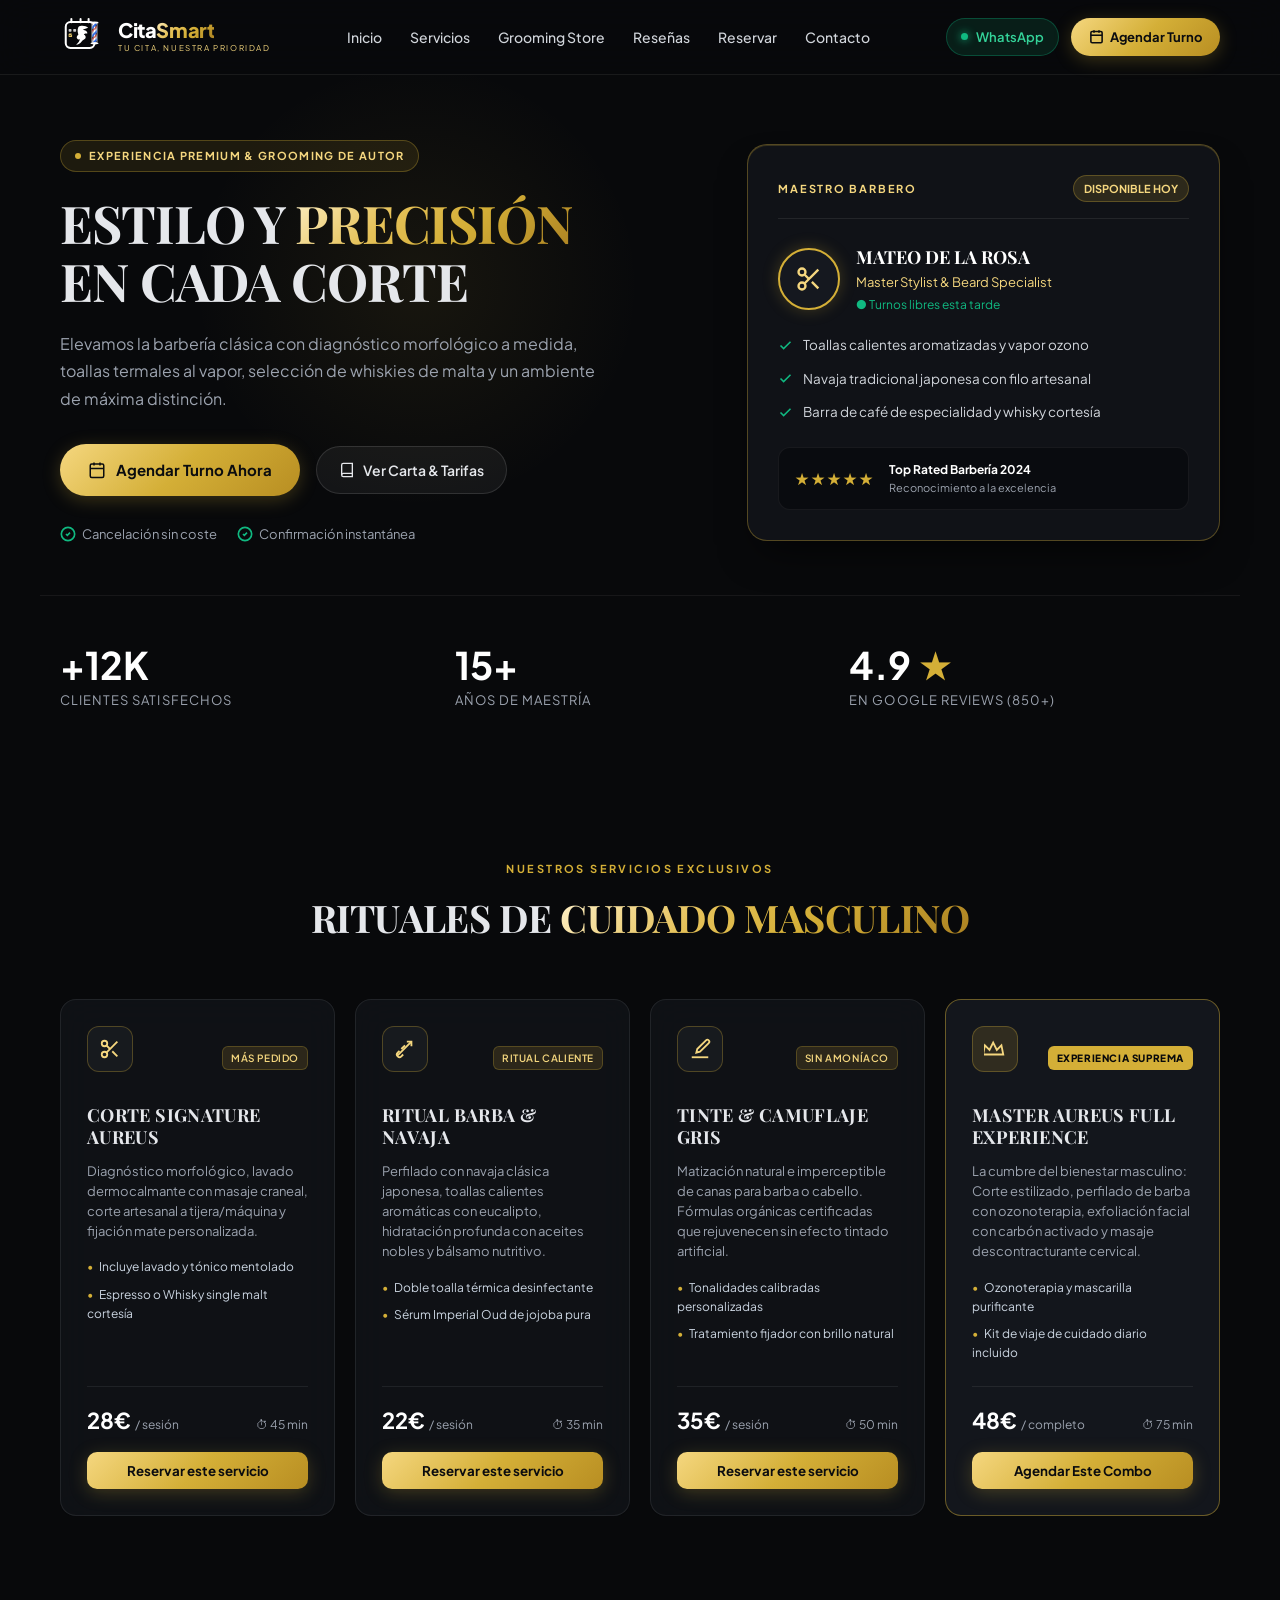
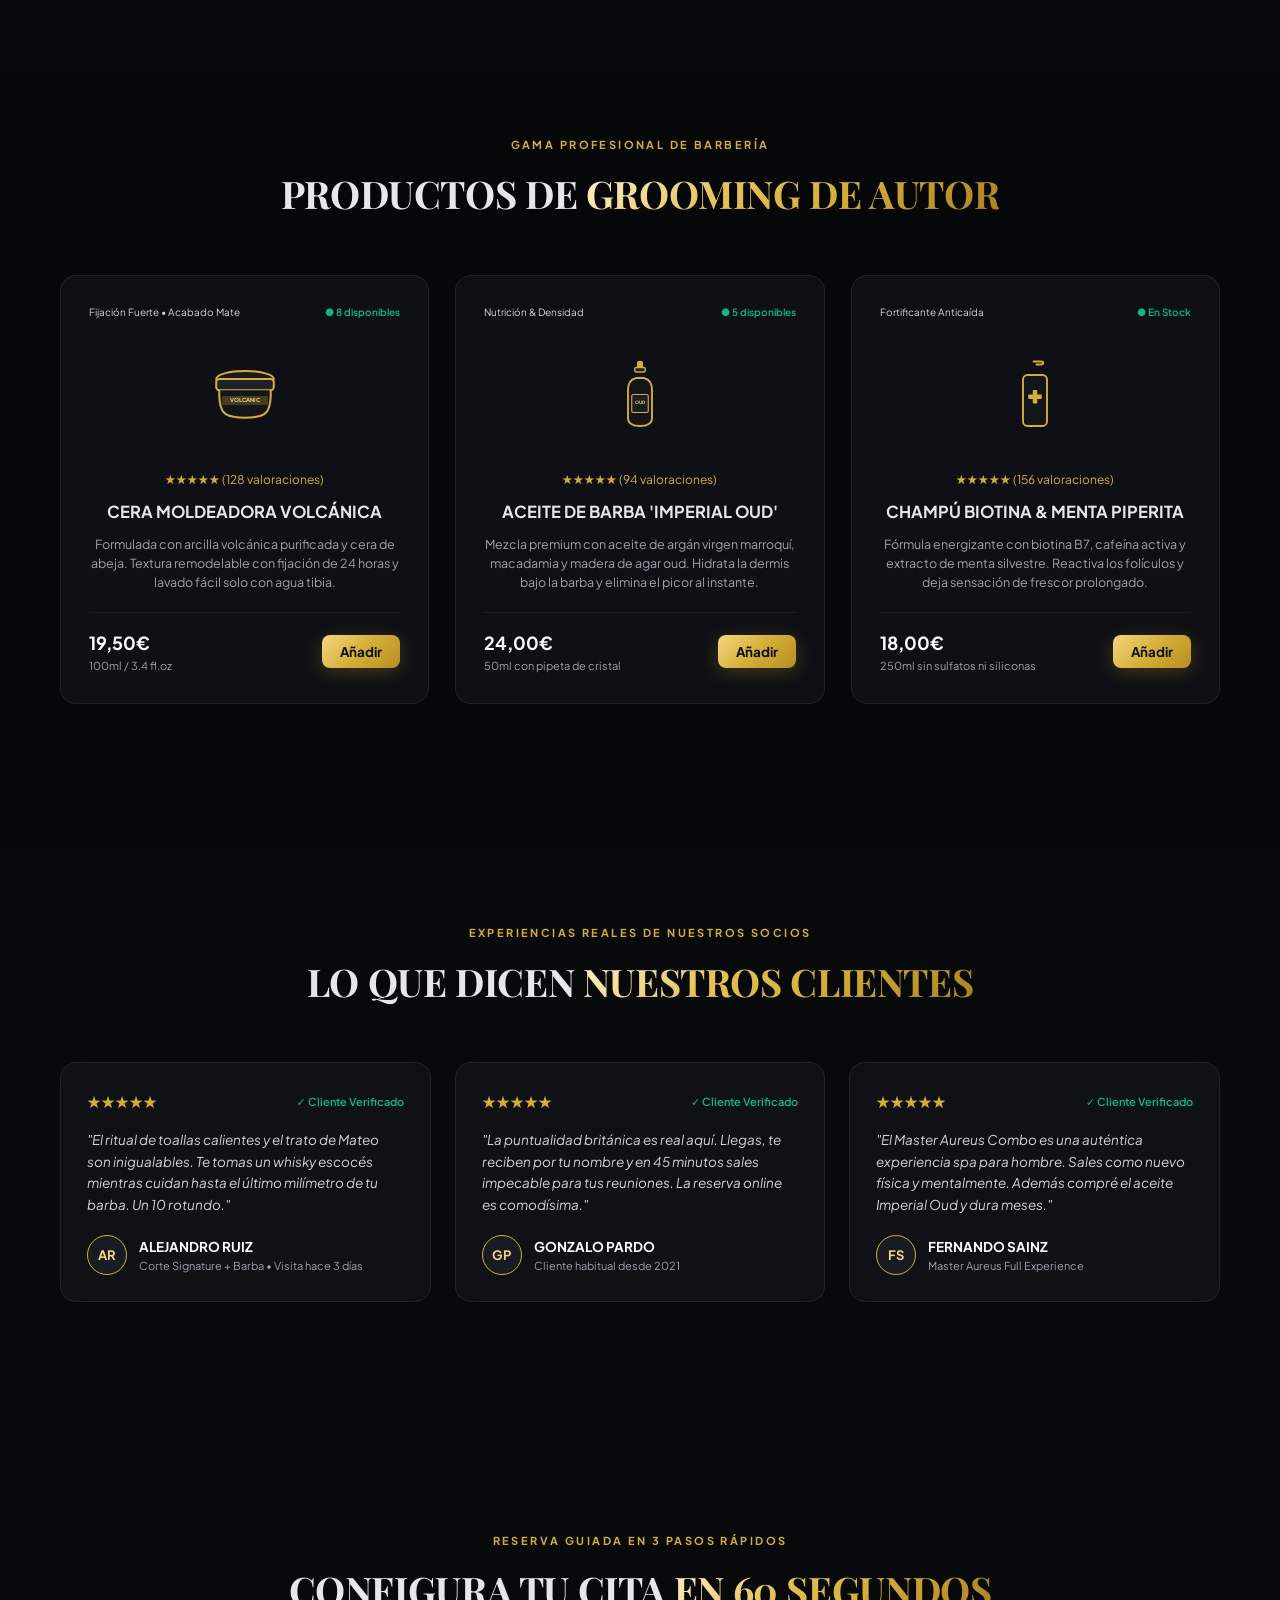
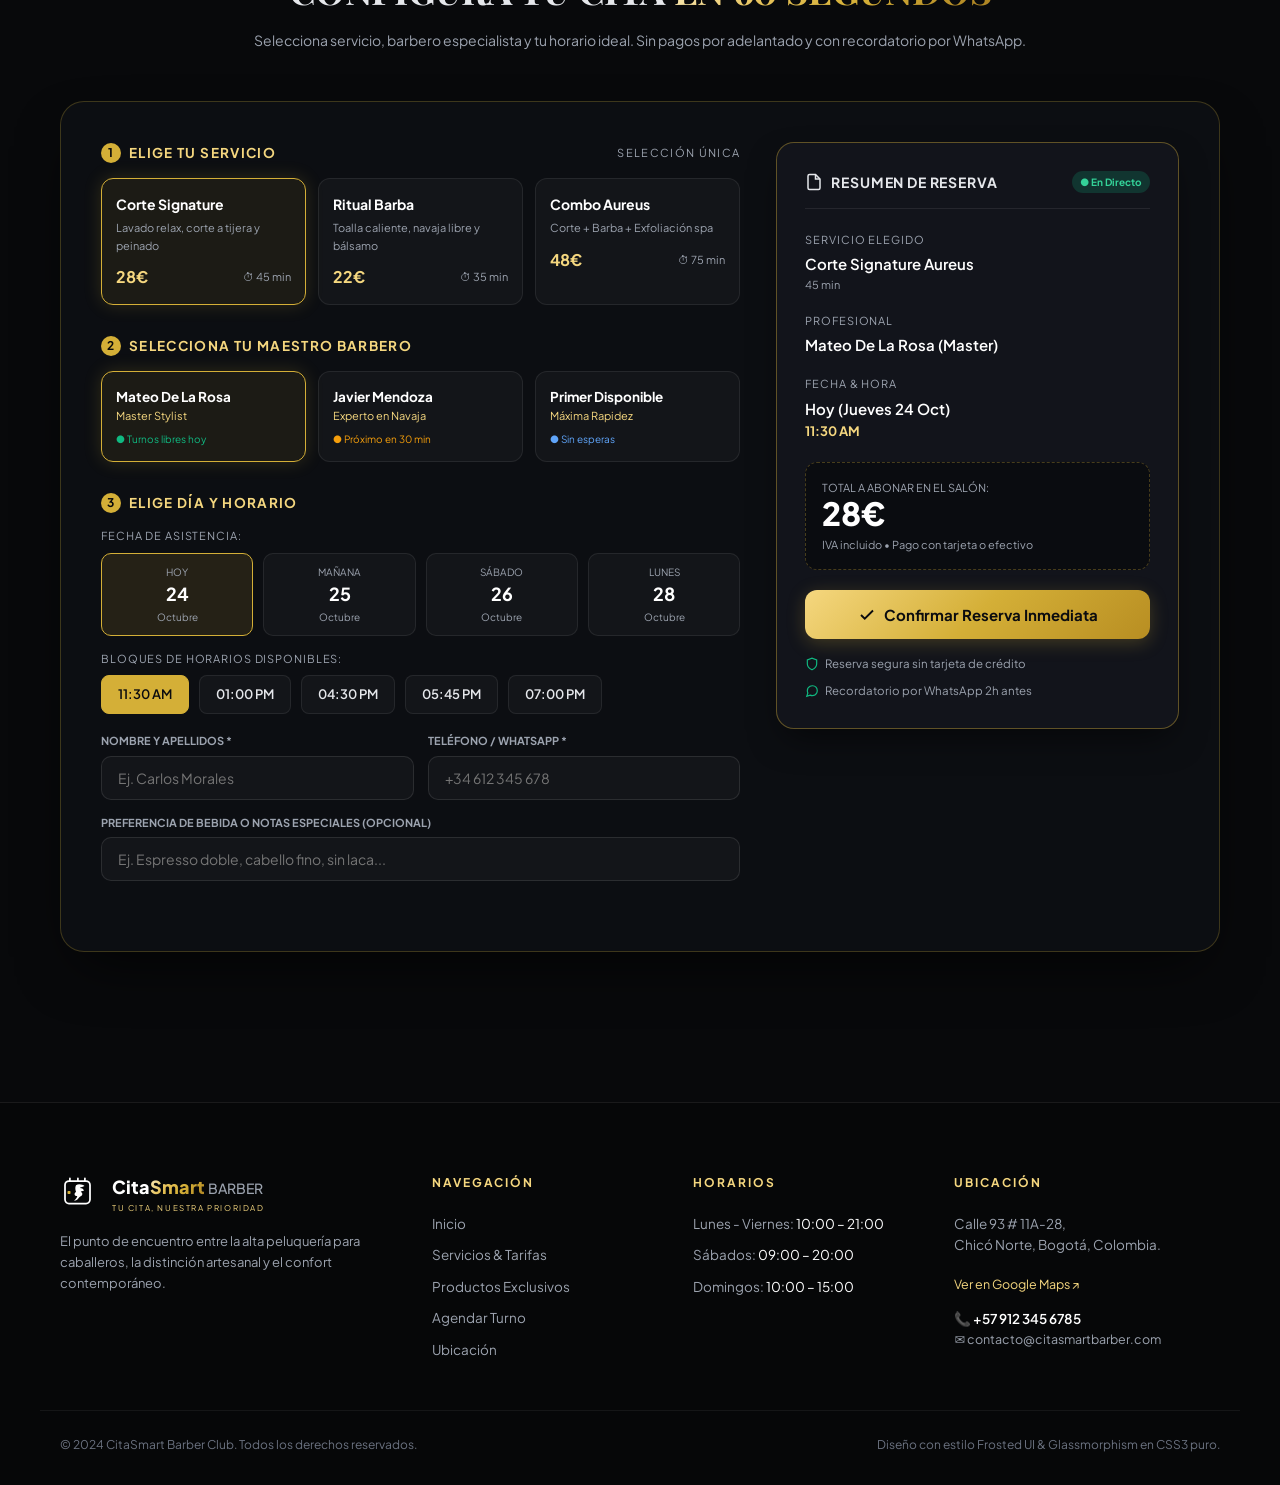
<file: index.html>
<!DOCTYPE html>
<html lang="es" class="scroll-smooth">
<head>
  <meta charset="UTF-8" />
  <meta name="viewport" content="width=device-width, initial-scale=1.0" />
  <title>CitaSmart Barber - Barbería & Grooming de Autor</title>
  <meta name="description" content="Plantilla web premium de barbería y sistema de reserva guiada en directo con diseño Frosted Glassmorphism, catálogo de grooming y confirmación instantánea." />

  <!-- Google Fonts -->
  <link rel="preconnect" href="https://fonts.googleapis.com">
  <link rel="preconnect" href="https://fonts.gstatic.com" crossorigin>
  <link href="https://fonts.googleapis.com/css2?family=Cinzel:wght@600;700;800&family=Playfair+Display:ital,wght@0,600;0,700;1,600&family=Plus+Jakarta+Sans:wght@300;400;500;600;700&display=swap" rel="stylesheet">

  <style>
    /* CSS Reset & Base */
    *, *::before, *::after {
      box-sizing: border-box;
      margin: 0;
      padding: 0;
    }

    :root {
      --bg-dark: #08090b;
      --card-bg: rgba(18, 20, 26, 0.75);
      --card-border: rgba(255, 255, 255, 0.08);
      --gold-primary: #d4af37;
      --gold-light: #f5d77f;
      --gold-dark: #aa8021;
      --gold-border: rgba(212, 175, 55, 0.28);
      --gold-glow: rgba(212, 175, 55, 0.2);
      --text-main: #e5e7eb;
      --text-muted: #9ca3af;
      --accent-green: #10b981;
    }

    body {
      background-color: var(--bg-dark);
      color: var(--text-main);
      font-family: 'Plus Jakarta Sans', system-ui, -apple-system, sans-serif;
      line-height: 1.6;
      overflow-x: hidden;
      selection-background-color: rgba(212, 175, 55, 0.3);
    }

    h1, h2, h3, .font-serif {
      font-family: 'Playfair Display', Georgia, serif;
    }

    .font-cinzel {
      font-family: 'Cinzel', serif;
    }

    a {
      color: inherit;
      text-decoration: none;
    }

    button, input, select, textarea {
      font-family: inherit;
    }

    /* Layout Containers */
    .container {
      width: 100%;
      max-width: 1200px;
      margin-left: auto;
      margin-right: auto;
      padding-left: 20px;
      padding-right: 20px;
    }

    /* Gradients & Luxury Accents */
    .text-gold {
      color: var(--gold-light);
    }

    .text-gold-gradient {
      background: linear-gradient(135deg, #fff2cc 0%, #e5c158 35%, #d4af37 60%, #aa8021 100%);
      -webkit-background-clip: text;
      -webkit-text-fill-color: transparent;
    }

    .bg-gold-btn {
      background: linear-gradient(135deg, #f5d77f 0%, #d4af37 50%, #b88e22 100%);
      color: #0b0c0f;
      font-weight: 700;
      transition: all 0.25s ease;
      box-shadow: 0 4px 18px rgba(212, 175, 55, 0.25);
    }
    .bg-gold-btn:hover {
      background: linear-gradient(135deg, #fae29c 0%, #e2be4b 50%, #c99c27 100%);
      transform: translateY(-2px);
      box-shadow: 0 8px 24px rgba(212, 175, 55, 0.4);
    }

    .glass-card {
      background: var(--card-bg);
      backdrop-filter: blur(16px);
      -webkit-backdrop-filter: blur(16px);
      border: 1px solid var(--card-border);
      border-radius: 16px;
      transition: all 0.3s cubic-bezier(0.16, 1, 0.3, 1);
    }
    .glass-card:hover {
      border-color: rgba(212, 175, 55, 0.3);
      box-shadow: 0 10px 30px -10px rgba(0, 0, 0, 0.8), 0 0 20px -5px rgba(212, 175, 55, 0.15);
    }

    .glass-card-active {
      background: rgba(26, 29, 38, 0.85);
      border: 1px solid rgba(212, 175, 55, 0.7);
      box-shadow: 0 0 25px -4px rgba(212, 175, 55, 0.28);
    }

    /* Navigation */
    .navbar {
      position: fixed;
      top: 0;
      left: 0;
      right: 0;
      z-index: 100;
      background: rgba(8, 9, 11, 0.82);
      backdrop-filter: blur(18px);
      -webkit-backdrop-filter: blur(18px);
      border-bottom: 1px solid rgba(255, 255, 255, 0.07);
      padding: 14px 0;
    }

    .nav-inner {
      display: flex;
      align-items: center;
      justify-content: space-between;
      gap: 20px;
    }

    .nav-links {
      display: flex;
      align-items: center;
      gap: 28px;
      list-style: none;
    }

    .nav-links a {
      font-size: 14px;
      font-weight: 500;
      color: #d1d5db;
      transition: color 0.2s;
    }
    .nav-links a:hover {
      color: var(--gold-light);
    }

    .nav-actions {
      display: flex;
      align-items: center;
      gap: 12px;
    }

    .whatsapp-pill {
      display: inline-flex;
      align-items: center;
      gap: 8px;
      padding: 8px 14px;
      background: rgba(16, 185, 129, 0.12);
      border: 1px solid rgba(16, 185, 129, 0.3);
      border-radius: 9999px;
      color: #34d399;
      font-size: 13px;
      font-weight: 600;
      transition: all 0.2s;
    }
    .whatsapp-pill:hover {
      background: rgba(16, 185, 129, 0.2);
      border-color: rgba(16, 185, 129, 0.5);
    }

    .nav-cta-btn {
      padding: 9px 18px;
      border-radius: 9999px;
      font-size: 13px;
      cursor: pointer;
      display: inline-flex;
      align-items: center;
      gap: 6px;
      border: none;
    }

    /* Hero Section */
    .hero-section {
      padding-top: 140px;
      padding-bottom: 80px;
      position: relative;
    }

    .hero-glow-bg {
      position: absolute;
      top: 60px;
      left: 15%;
      width: 450px;
      height: 450px;
      background: radial-gradient(circle, rgba(212, 175, 55, 0.08) 0%, transparent 70%);
      pointer-events: none;
      z-index: 0;
    }

    .hero-grid {
      display: grid;
      grid-template-columns: 1.15fr 0.85fr;
      gap: 48px;
      align-items: center;
      position: relative;
      z-index: 1;
    }

    .badge-pill {
      display: inline-flex;
      align-items: center;
      gap: 8px;
      padding: 6px 14px;
      background: rgba(212, 175, 55, 0.1);
      border: 1px solid rgba(212, 175, 55, 0.3);
      border-radius: 9999px;
      font-size: 11px;
      letter-spacing: 0.12em;
      text-transform: uppercase;
      font-weight: 700;
      color: var(--gold-light);
      margin-bottom: 22px;
    }

    .hero-title {
      font-size: 52px;
      line-height: 1.12;
      font-weight: 700;
      letter-spacing: -0.02em;
      margin-bottom: 20px;
      text-transform: uppercase;
    }

    .hero-subtitle {
      font-size: 16px;
      color: #9ca3af;
      line-height: 1.7;
      margin-bottom: 32px;
      max-width: 540px;
    }

    .hero-actions {
      display: flex;
      flex-wrap: wrap;
      align-items: center;
      gap: 16px;
      margin-bottom: 28px;
    }

    .btn-secondary {
      background: rgba(255, 255, 255, 0.05);
      border: 1px solid rgba(255, 255, 255, 0.12);
      color: #e5e7eb;
      padding: 12px 22px;
      border-radius: 9999px;
      font-size: 14px;
      font-weight: 600;
      display: inline-flex;
      align-items: center;
      gap: 8px;
      transition: all 0.2s;
      cursor: pointer;
    }
    .btn-secondary:hover {
      background: rgba(255, 255, 255, 0.1);
      border-color: rgba(212, 175, 55, 0.4);
    }

    .hero-guarantees {
      display: flex;
      flex-wrap: wrap;
      gap: 20px;
      font-size: 13px;
      color: #9ca3af;
    }
    .hero-guarantees span {
      display: inline-flex;
      align-items: center;
      gap: 6px;
    }

    /* Featured Barber Hero Card */
    .barber-hero-card {
      background: rgba(18, 20, 26, 0.85);
      border: 1px solid rgba(212, 175, 55, 0.35);
      border-radius: 20px;
      padding: 30px;
      box-shadow: 0 20px 40px -15px rgba(0,0,0,0.7), inset 0 1px 0 rgba(212, 175, 55, 0.2);
    }

    .barber-header {
      display: flex;
      justify-content: space-between;
      align-items: center;
      margin-bottom: 24px;
      padding-bottom: 16px;
      border-bottom: 1px solid rgba(255, 255, 255, 0.08);
    }

    .barber-profile {
      display: flex;
      align-items: center;
      gap: 16px;
      margin-bottom: 20px;
    }

    .barber-avatar {
      width: 62px;
      height: 62px;
      border-radius: 50%;
      background: #15181f;
      border: 2px solid var(--gold-primary);
      display: flex;
      align-items: center;
      justify-content: center;
      color: var(--gold-light);
      box-shadow: 0 0 16px rgba(212, 175, 55, 0.25);
    }

    .perks-list {
      list-style: none;
      display: flex;
      flex-direction: column;
      gap: 12px;
      margin-bottom: 24px;
      font-size: 13.5px;
      color: #d1d5db;
    }
    .perks-list li {
      display: flex;
      align-items: center;
      gap: 10px;
    }

    .rating-box {
      background: rgba(0, 0, 0, 0.35);
      border: 1px solid rgba(255, 255, 255, 0.06);
      border-radius: 12px;
      padding: 12px 16px;
      display: flex;
      align-items: center;
      gap: 14px;
    }

    /* Metrics Row */
    .metrics-row {
      display: grid;
      grid-template-columns: repeat(3, 1fr);
      gap: 24px;
      padding-top: 50px;
      border-top: 1px solid rgba(255, 255, 255, 0.06);
      margin-top: 50px;
    }

    .metric-item h4 {
      font-size: 38px;
      font-weight: 700;
      color: #ffffff;
      line-height: 1;
      margin-bottom: 6px;
    }
    .metric-item p {
      font-size: 13px;
      color: #9ca3af;
      text-transform: uppercase;
      letter-spacing: 0.08em;
    }

    /* Section Headers */
    .section-header {
      text-align: center;
      margin-bottom: 50px;
    }
    .section-kicker {
      font-size: 11px;
      letter-spacing: 0.22em;
      text-transform: uppercase;
      font-weight: 700;
      color: var(--gold-primary);
      margin-bottom: 10px;
      display: block;
    }
    .section-title {
      font-size: 38px;
      font-weight: 700;
      text-transform: uppercase;
      letter-spacing: -0.01em;
    }

    /* Services Grid */
    .services-grid {
      display: grid;
      grid-template-columns: repeat(4, 1fr);
      gap: 20px;
      margin-bottom: 80px;
    }

    .service-card {
      padding: 26px;
      display: flex;
      flex-direction: column;
      justify-content: space-between;
      height: 100%;
    }

    .service-top-badge {
      font-size: 10px;
      padding: 3px 8px;
      border-radius: 6px;
      background: rgba(212, 175, 55, 0.15);
      color: var(--gold-light);
      font-weight: 600;
      letter-spacing: 0.06em;
      text-transform: uppercase;
      border: 1px solid rgba(212, 175, 55, 0.25);
    }

    .service-icon-wrap {
      width: 46px;
      height: 46px;
      border-radius: 12px;
      background: rgba(255, 255, 255, 0.04);
      border: 1px solid rgba(212, 175, 55, 0.3);
      display: flex;
      align-items: center;
      justify-content: center;
      color: var(--gold-light);
      margin-bottom: 18px;
    }

    .service-name {
      font-size: 18px;
      font-weight: 700;
      margin-bottom: 12px;
      letter-spacing: 0.02em;
      line-height: 1.25;
    }

    .service-desc {
      font-size: 13px;
      color: #9ca3af;
      margin-bottom: 16px;
      line-height: 1.55;
    }

    .service-perks {
      list-style: none;
      font-size: 12px;
      color: #cbd5e1;
      display: flex;
      flex-direction: column;
      gap: 8px;
      margin-bottom: 24px;
    }
    .service-perks li::before {
      content: "•";
      color: var(--gold-primary);
      margin-right: 6px;
    }

    .service-bottom {
      border-top: 1px solid rgba(255, 255, 255, 0.07);
      padding-top: 16px;
      margin-top: auto;
    }

    .service-price-row {
      display: flex;
      justify-content: space-between;
      align-items: baseline;
      margin-bottom: 14px;
    }
    .service-price {
      font-size: 22px;
      font-weight: 700;
      color: #ffffff;
    }
    .service-time {
      font-size: 12px;
      color: #9ca3af;
    }

    /* Products Section */
    .products-grid {
      display: grid;
      grid-template-columns: repeat(3, 1fr);
      gap: 26px;
      margin-bottom: 80px;
    }

    .product-card {
      padding: 28px;
      display: flex;
      flex-direction: column;
      text-align: center;
    }

    .product-badges {
      display: flex;
      justify-content: space-between;
      align-items: center;
      font-size: 10px;
      margin-bottom: 20px;
    }

    .product-visual {
      height: 110px;
      display: flex;
      align-items: center;
      justify-content: center;
      margin-bottom: 20px;
    }

    .product-rating {
      color: var(--gold-primary);
      font-size: 12px;
      margin-bottom: 10px;
    }

    .product-title {
      font-size: 16.5px;
      font-weight: 700;
      margin-bottom: 10px;
    }

    .product-desc {
      font-size: 12.5px;
      color: #9ca3af;
      margin-bottom: 20px;
      line-height: 1.5;
    }

    .product-footer {
      display: flex;
      align-items: center;
      justify-content: space-between;
      border-top: 1px solid rgba(255, 255, 255, 0.07);
      padding-top: 16px;
      margin-top: auto;
    }

    /* Reviews Section */
    .reviews-grid {
      display: grid;
      grid-template-columns: repeat(3, 1fr);
      gap: 24px;
      margin-bottom: 90px;
    }

    .review-card {
      padding: 26px;
    }

    .review-top {
      display: flex;
      justify-content: space-between;
      align-items: center;
      margin-bottom: 14px;
    }

    .review-quote {
      font-size: 13.5px;
      color: #d1d5db;
      font-style: italic;
      line-height: 1.6;
      margin-bottom: 20px;
    }

    .review-author {
      display: flex;
      align-items: center;
      gap: 12px;
    }

    .author-badge {
      width: 40px;
      height: 40px;
      border-radius: 50%;
      background: #181b22;
      border: 1px solid var(--gold-primary);
      color: var(--gold-light);
      font-weight: 700;
      font-size: 13px;
      display: flex;
      align-items: center;
      justify-content: center;
    }

    /* Booking Wizard Section */
    .booking-wrapper {
      padding: 40px;
      border-radius: 24px;
      background: rgba(14, 16, 21, 0.85);
      border: 1px solid rgba(212, 175, 55, 0.25);
      box-shadow: 0 25px 60px -20px rgba(0, 0, 0, 0.8);
      margin-bottom: 80px;
    }

    .booking-grid {
      display: grid;
      grid-template-columns: 1.35fr 0.85fr;
      gap: 36px;
    }

    .step-block {
      margin-bottom: 30px;
    }

    .step-title {
      font-size: 13.5px;
      font-weight: 700;
      letter-spacing: 0.1em;
      text-transform: uppercase;
      color: var(--gold-light);
      margin-bottom: 14px;
      display: flex;
      align-items: center;
      gap: 8px;
    }

    .choice-grid {
      display: grid;
      grid-template-columns: repeat(3, 1fr);
      gap: 12px;
    }

    .choice-card {
      padding: 14px;
      border-radius: 12px;
      background: rgba(255, 255, 255, 0.03);
      border: 1px solid rgba(255, 255, 255, 0.08);
      cursor: pointer;
      transition: all 0.2s;
    }
    .choice-card:hover {
      border-color: rgba(212, 175, 55, 0.4);
      background: rgba(255, 255, 255, 0.05);
    }
    .choice-card.selected {
      background: rgba(212, 175, 55, 0.08);
      border-color: var(--gold-primary);
      box-shadow: 0 0 18px rgba(212, 175, 55, 0.18);
    }

    .date-chips {
      display: grid;
      grid-template-columns: repeat(4, 1fr);
      gap: 10px;
      margin-bottom: 14px;
    }

    .date-chip {
      padding: 10px;
      text-align: center;
      border-radius: 10px;
      background: rgba(255, 255, 255, 0.03);
      border: 1px solid rgba(255, 255, 255, 0.08);
      cursor: pointer;
      transition: all 0.2s;
    }
    .date-chip.selected {
      background: rgba(212, 175, 55, 0.12);
      border-color: var(--gold-primary);
    }

    .time-chips {
      display: flex;
      flex-wrap: wrap;
      gap: 10px;
    }

    .time-chip {
      padding: 8px 16px;
      border-radius: 8px;
      background: rgba(255, 255, 255, 0.03);
      border: 1px solid rgba(255, 255, 255, 0.08);
      font-size: 13px;
      font-weight: 600;
      cursor: pointer;
      transition: all 0.2s;
    }
    .time-chip.selected {
      background: var(--gold-primary);
      color: #0b0c0f;
      border-color: var(--gold-primary);
    }

    .form-inputs {
      display: grid;
      grid-template-columns: 1fr 1fr;
      gap: 14px;
      margin-top: 18px;
    }
    .form-inputs .full-width {
      grid-column: span 2;
    }

    .form-input {
      width: 100%;
      background: rgba(255, 255, 255, 0.03);
      border: 1px solid rgba(255, 255, 255, 0.1);
      border-radius: 10px;
      padding: 12px 16px;
      color: #ffffff;
      font-size: 14px;
      transition: all 0.2s;
    }
    .form-input:focus {
      outline: none;
      border-color: var(--gold-primary);
      background: rgba(255, 255, 255, 0.06);
    }

    /* Live Summary Card */
    .summary-card {
      background: rgba(19, 22, 29, 0.95);
      border: 1px solid rgba(212, 175, 55, 0.4);
      border-radius: 18px;
      padding: 28px;
      box-shadow: 0 15px 35px -10px rgba(0, 0, 0, 0.6);
      position: sticky;
      top: 100px;
    }

    .summary-header {
      display: flex;
      justify-content: space-between;
      align-items: center;
      margin-bottom: 22px;
      padding-bottom: 14px;
      border-bottom: 1px solid rgba(255, 255, 255, 0.08);
    }

    .summary-row {
      margin-bottom: 18px;
    }
    .summary-row-label {
      font-size: 11px;
      text-transform: uppercase;
      letter-spacing: 0.08em;
      color: #9ca3af;
      margin-bottom: 4px;
    }
    .summary-row-val {
      font-size: 15px;
      font-weight: 600;
      color: #ffffff;
    }

    .summary-price-box {
      background: rgba(0, 0, 0, 0.4);
      border-radius: 12px;
      padding: 16px;
      margin: 20px 0;
      border: 1px dashed rgba(212, 175, 55, 0.3);
    }

    /* Footer */
    footer {
      border-top: 1px solid rgba(255, 255, 255, 0.08);
      background: #060708;
      padding: 70px 0 30px;
    }

    .footer-grid {
      display: grid;
      grid-template-columns: 1.5fr 1fr 1fr 1.2fr;
      gap: 40px;
      margin-bottom: 50px;
    }

    .footer-col h5 {
      font-size: 12px;
      letter-spacing: 0.16em;
      text-transform: uppercase;
      font-weight: 700;
      color: var(--gold-light);
      margin-bottom: 20px;
    }

    .footer-links {
      list-style: none;
      display: flex;
      flex-direction: column;
      gap: 10px;
      font-size: 13.5px;
      color: #9ca3af;
    }
    .footer-links a:hover {
      color: var(--gold-light);
    }

    /* Modal */
    .modal-overlay {
      position: fixed;
      inset: 0;
      background: rgba(0, 0, 0, 0.82);
      backdrop-filter: blur(10px);
      display: none;
      align-items: center;
      justify-content: center;
      z-index: 1000;
      padding: 20px;
    }
    .modal-overlay.open {
      display: flex;
    }

    .modal-content {
      background: #101217;
      border: 1px solid rgba(212, 175, 55, 0.4);
      border-radius: 20px;
      max-width: 520px;
      width: 100%;
      padding: 34px;
      box-shadow: 0 25px 50px -12px rgba(0, 0, 0, 0.85);
      position: relative;
    }

    /* Responsive */
    @media (max-width: 1024px) {
      .hero-grid { grid-template-columns: 1fr; }
      .services-grid { grid-template-columns: repeat(2, 1fr); }
      .booking-grid { grid-template-columns: 1fr; }
      .footer-grid { grid-template-columns: repeat(2, 1fr); }
      .nav-links { display: none; }
    }
    @media (max-width: 640px) {
      .services-grid, .products-grid, .reviews-grid { grid-template-columns: 1fr; }
      .choice-grid { grid-template-columns: 1fr; }
      .date-chips { grid-template-columns: repeat(2, 1fr); }
      .hero-title { font-size: 34px; }
      .form-inputs { grid-template-columns: 1fr; }
      .form-inputs .full-width { grid-column: span 1; }
      .footer-grid { grid-template-columns: 1fr; }
    }
  </style>
</head>
<body>

  <!-- Fixed Luxury Navigation -->
  <nav class="navbar">
    <div class="container nav-inner">
      <!-- CitaSmart Logo Emblem & Wordmark -->
      <a href="#" style="display:flex; align-items:center; gap:12px;">
        <svg viewBox="0 0 160 160" width="46" height="46" fill="none">
          <defs>
            <linearGradient id="navGold" x1="0" y1="0" x2="160" y2="160" gradientUnits="userSpaceOnUse">
              <stop offset="0%" stop-color="#fff2cc" />
              <stop offset="50%" stop-color="#d4af37" />
              <stop offset="100%" stop-color="#997b24" />
            </linearGradient>
            <pattern id="navPole" width="20" height="20" patternTransform="rotate(45 0 0)" patternUnits="userSpaceOnUse">
              <line x1="0" y1="0" x2="0" y2="20" stroke="#dc2626" stroke-width="6" />
              <line x1="7" y1="0" x2="7" y2="20" stroke="#ffffff" stroke-width="4" />
              <line x1="13" y1="0" x2="13" y2="20" stroke="#2563eb" stroke-width="6" />
            </pattern>
          </defs>
          <rect x="20" y="28" width="100" height="90" rx="16" stroke="#ffffff" stroke-width="7" />
          <rect x="36" y="14" width="7" height="18" rx="3.5" fill="#ffffff" />
          <rect x="68" y="14" width="7" height="18" rx="3.5" fill="#ffffff" />
          <rect x="96" y="14" width="7" height="18" rx="3.5" fill="#ffffff" />
          <rect x="30" y="52" width="10" height="10" rx="2.5" fill="#ffffff" opacity="0.8" />
          <rect x="46" y="52" width="10" height="10" rx="2.5" fill="#ffffff" opacity="0.8" />
          <rect x="30" y="68" width="12" height="12" rx="3" fill="url(#navGold)" />
          <path d="M33 74 L35.5 76.5 L40 71.5" stroke="#111317" stroke-width="2" stroke-linecap="round" />
          <ellipse cx="120" cy="30" rx="14" ry="4" fill="#ffffff" />
          <rect x="111" y="32" width="18" height="68" rx="4" fill="url(#navPole)" stroke="#ffffff" stroke-width="2" />
          <ellipse cx="120" cy="102" rx="14" ry="4" fill="#ffffff" />
          <path d="M 64 45 C 74 38, 92 42, 98 48 C 92 51, 84 52, 79 56 C 88 56, 96 61, 95 68 C 90 68, 86 67, 83 71 C 89 74, 91 80, 88 85 C 84 89, 78 91, 74 97 C 70 102, 65 106, 56 107 C 64 100, 68 94, 69 88 C 65 89, 61 88, 59 84 C 56 79, 61 74, 64 71 C 62 65, 59 55, 64 45 Z" fill="#ffffff" />
        </svg>
        <div>
          <div style="font-size:20px; font-weight:800; line-height:1; letter-spacing:-0.02em;">
            <span style="color:#ffffff;">Cita</span><span class="text-gold-gradient">Smart</span>
          </div>
          <div style="font-size:8px; text-transform:uppercase; letter-spacing:0.2em; color:var(--gold-light); margin-top:2px;">
            Tu cita, nuestra prioridad
          </div>
        </div>
      </a>

      <!-- Menu links -->
      <ul class="nav-links">
        <li><a href="#hero">Inicio</a></li>
        <li><a href="#servicios">Servicios</a></li>
        <li><a href="#store">Grooming Store</a></li>
        <li><a href="#resenas">Reseñas</a></li>
        <li><a href="#reservar">Reservar</a></li>
        <li><a href="#contacto">Contacto</a></li>
      </ul>

      <!-- Nav Actions -->
      <div class="nav-actions">
        <a href="https://wa.me/34912345678" target="_blank" class="whatsapp-pill">
          <span style="width:7px; height:7px; border-radius:50%; background:#10b981; box-shadow:0 0 8px #10b981;"></span>
          WhatsApp
        </a>
        <a href="#reservar" class="bg-gold-btn nav-cta-btn">
          <svg width="15" height="15" viewBox="0 0 24 24" fill="none" stroke="currentColor" stroke-width="2.5"><rect x="3" y="4" width="18" height="18" rx="2"/><line x1="16" y1="2" x2="16" y2="6"/><line x1="8" y1="2" x2="8" y2="6"/><line x1="3" y1="10" x2="21" y2="10"/></svg>
          Agendar Turno
        </a>
      </div>
    </div>
  </nav>

  <!-- Hero Section -->
  <header id="hero" class="hero-section">
    <div class="hero-glow-bg"></div>
    <div class="container hero-grid">
      <!-- Left Column: Copy & CTAs -->
      <div>
        <div class="badge-pill">
          <span style="width:6px; height:6px; border-radius:50%; background:var(--gold-primary);"></span>
          Experiencia Premium & Grooming de Autor
        </div>

        <h1 class="hero-title">
          Estilo y <span class="text-gold-gradient font-serif">Precisión</span><br/>
          en Cada Corte
        </h1>

        <p class="hero-subtitle">
          Elevamos la barbería clásica con diagnóstico morfológico a medida, toallas termales al vapor, selección de whiskies de malta y un ambiente de máxima distinción.
        </p>

        <div class="hero-actions">
          <a href="#reservar" class="bg-gold-btn" style="padding:14px 28px; border-radius:9999px; font-size:15px; display:inline-flex; align-items:center; gap:10px;">
            <svg width="18" height="18" viewBox="0 0 24 24" fill="none" stroke="currentColor" stroke-width="2"><rect x="3" y="4" width="18" height="18" rx="2"/><line x1="16" y1="2" x2="16" y2="6"/><line x1="8" y1="2" x2="8" y2="6"/><line x1="3" y1="10" x2="21" y2="10"/></svg>
            Agendar Turno Ahora
          </a>

          <a href="#servicios" class="btn-secondary">
            <svg width="16" height="16" viewBox="0 0 24 24" fill="none" stroke="currentColor" stroke-width="2"><path d="M4 19.5A2.5 2.5 0 0 1 6.5 17H20"/><path d="M6.5 2H20v20H6.5A2.5 2.5 0 0 1 4 19.5v-15A2.5 2.5 0 0 1 6.5 2z"/></svg>
            Ver Carta & Tarifas
          </a>
        </div>

        <div class="hero-guarantees">
          <span>
            <svg width="16" height="16" viewBox="0 0 24 24" fill="none" stroke="#10b981" stroke-width="2.5"><circle cx="12" cy="12" r="10"/><path d="m9 12 2 2 4-4"/></svg>
            Cancelación sin coste
          </span>
          <span>
            <svg width="16" height="16" viewBox="0 0 24 24" fill="none" stroke="#10b981" stroke-width="2.5"><circle cx="12" cy="12" r="10"/><path d="m9 12 2 2 4-4"/></svg>
            Confirmación instantánea
          </span>
        </div>
      </div>

      <!-- Right Column: Featured Master Barber Card -->
      <div class="barber-hero-card">
        <div class="barber-header">
          <span style="font-size:11px; letter-spacing:0.16em; font-weight:700; color:var(--gold-light); text-transform:uppercase;">
            Maestro Barbero
          </span>
          <span style="font-size:11px; padding:4px 10px; background:rgba(212,175,55,0.15); border:1px solid rgba(212,175,55,0.3); border-radius:9999px; color:var(--gold-light); font-weight:700;">
            DISPONIBLE HOY
          </span>
        </div>

        <div class="barber-profile">
          <div class="barber-avatar">
            <svg width="28" height="28" viewBox="0 0 24 24" fill="none" stroke="currentColor" stroke-width="2"><circle cx="6" cy="6" r="3"/><circle cx="6" cy="18" r="3"/><line x1="20" y1="4" x2="8.12" y2="15.88"/><line x1="14.47" y1="14.48" x2="20" y2="20"/><line x1="8.12" y1="8.12" x2="12" y2="12"/></svg>
          </div>
          <div>
            <h3 style="font-size:18px; font-weight:700; color:#ffffff;">MATEO DE LA ROSA</h3>
            <p style="font-size:13px; color:var(--gold-light);">Master Stylist & Beard Specialist</p>
            <p style="font-size:12px; color:#10b981; margin-top:2px;">● Turnos libres esta tarde</p>
          </div>
        </div>

        <ul class="perks-list">
          <li>
            <svg width="15" height="15" viewBox="0 0 24 24" fill="none" stroke="#10b981" stroke-width="2.5"><polyline points="20 6 9 17 4 12"/></svg>
            Toallas calientes aromatizadas y vapor ozono
          </li>
          <li>
            <svg width="15" height="15" viewBox="0 0 24 24" fill="none" stroke="#10b981" stroke-width="2.5"><polyline points="20 6 9 17 4 12"/></svg>
            Navaja tradicional japonesa con filo artesanal
          </li>
          <li>
            <svg width="15" height="15" viewBox="0 0 24 24" fill="none" stroke="#10b981" stroke-width="2.5"><polyline points="20 6 9 17 4 12"/></svg>
            Barra de café de especialidad y whisky cortesía
          </li>
        </ul>

        <div class="rating-box">
          <div style="color:var(--gold-primary); font-size:16px; letter-spacing:2px;">★★★★★</div>
          <div>
            <div style="font-size:12px; font-weight:700; color:#ffffff;">Top Rated Barbería 2024</div>
            <div style="font-size:11px; color:#9ca3af;">Reconocimiento a la excelencia</div>
          </div>
        </div>
      </div>
    </div>

    <!-- Metrics Row -->
    <div class="container metrics-row">
      <div class="metric-item">
        <h4>+12K</h4>
        <p>Clientes Satisfechos</p>
      </div>
      <div class="metric-item">
        <h4>15+</h4>
        <p>Años de Maestría</p>
      </div>
      <div class="metric-item">
        <h4>4.9 <span style="color:var(--gold-primary);">★</span></h4>
        <p>En Google Reviews (850+)</p>
      </div>
    </div>
  </header>

  <!-- Section: Servicios Exclusivos -->
  <section id="servicios" style="padding: 70px 0;">
    <div class="container">
      <div class="section-header">
        <span class="section-kicker">Nuestros Servicios Exclusivos</span>
        <h2 class="section-title">Rituales de <span class="text-gold-gradient font-serif">Cuidado Masculino</span></h2>
      </div>

      <div class="services-grid">
        <!-- Service 1 -->
        <div class="glass-card service-card">
          <div>
            <div style="display:flex; justify-content:space-between; align-items:center; margin-bottom:14px;">
              <div class="service-icon-wrap">
                <svg width="22" height="22" viewBox="0 0 24 24" fill="none" stroke="currentColor" stroke-width="2"><circle cx="6" cy="6" r="3"/><circle cx="6" cy="18" r="3"/><line x1="20" y1="4" x2="8.12" y2="15.88"/><line x1="14.47" y1="14.48" x2="20" y2="20"/><line x1="8.12" y1="8.12" x2="12" y2="12"/></svg>
              </div>
              <span class="service-top-badge">Más pedido</span>
            </div>
            <h3 class="service-name">CORTE SIGNATURE AUREUS</h3>
            <p class="service-desc">Diagnóstico morfológico, lavado dermocalmante con masaje craneal, corte artesanal a tijera/máquina y fijación mate personalizada.</p>
            <ul class="service-perks">
              <li>Incluye lavado y tónico mentolado</li>
              <li>Espresso o Whisky single malt cortesía</li>
            </ul>
          </div>
          <div class="service-bottom">
            <div class="service-price-row">
              <span class="service-price">28€ <span style="font-size:12px; font-weight:normal; color:#9ca3af;">/ sesión</span></span>
              <span class="service-time">⏱ 45 min</span>
            </div>
            <button onclick="selectServiceInWizard('corte-signature')" class="bg-gold-btn" style="width:100%; padding:10px; border-radius:10px; border:none; cursor:pointer;">
              Reservar este servicio
            </button>
          </div>
        </div>

        <!-- Service 2 -->
        <div class="glass-card service-card">
          <div>
            <div style="display:flex; justify-content:space-between; align-items:center; margin-bottom:14px;">
              <div class="service-icon-wrap">
                <svg width="22" height="22" viewBox="0 0 24 24" fill="none" stroke="currentColor" stroke-width="2"><path d="M4 19L19 4"/><path d="M14 4h5v5"/><path d="M6 14l-2 2a2.8 2.8 0 004 4l2-2"/><path d="M8 12l4-4"/></svg>
              </div>
              <span class="service-top-badge">Ritual Caliente</span>
            </div>
            <h3 class="service-name">RITUAL BARBA & NAVAJA</h3>
            <p class="service-desc">Perfilado con navaja clásica japonesa, toallas calientes aromáticas con eucalipto, hidratación profunda con aceites nobles y bálsamo nutritivo.</p>
            <ul class="service-perks">
              <li>Doble toalla térmica desinfectante</li>
              <li>Sérum Imperial Oud de jojoba pura</li>
            </ul>
          </div>
          <div class="service-bottom">
            <div class="service-price-row">
              <span class="service-price">22€ <span style="font-size:12px; font-weight:normal; color:#9ca3af;">/ sesión</span></span>
              <span class="service-time">⏱ 35 min</span>
            </div>
            <button onclick="selectServiceInWizard('ritual-barba')" class="bg-gold-btn" style="width:100%; padding:10px; border-radius:10px; border:none; cursor:pointer;">
              Reservar este servicio
            </button>
          </div>
        </div>

        <!-- Service 3 -->
        <div class="glass-card service-card">
          <div>
            <div style="display:flex; justify-content:space-between; align-items:center; margin-bottom:14px;">
              <div class="service-icon-wrap">
                <svg width="22" height="22" viewBox="0 0 24 24" fill="none" stroke="currentColor" stroke-width="2"><path d="M18.5 2.5a2.121 2.121 0 0 1 3 3L12 15l-4 1 1-4 9.5-9.5z"/><path d="M3 21h18"/></svg>
              </div>
              <span class="service-top-badge">Sin Amoníaco</span>
            </div>
            <h3 class="service-name">TINTE & CAMUFLAJE GRIS</h3>
            <p class="service-desc">Matización natural e imperceptible de canas para barba o cabello. Fórmulas orgánicas certificadas que rejuvenecen sin efecto tintado artificial.</p>
            <ul class="service-perks">
              <li>Tonalidades calibradas personalizadas</li>
              <li>Tratamiento fijador con brillo natural</li>
            </ul>
          </div>
          <div class="service-bottom">
            <div class="service-price-row">
              <span class="service-price">35€ <span style="font-size:12px; font-weight:normal; color:#9ca3af;">/ sesión</span></span>
              <span class="service-time">⏱ 50 min</span>
            </div>
            <button onclick="selectServiceInWizard('tinte-camuflaje')" class="bg-gold-btn" style="width:100%; padding:10px; border-radius:10px; border:none; cursor:pointer;">
              Reservar este servicio
            </button>
          </div>
        </div>

        <!-- Service 4 -->
        <div class="glass-card service-card" style="border-color: rgba(212,175,55,0.45); background: rgba(22,25,32,0.85);">
          <div>
            <div style="display:flex; justify-content:space-between; align-items:center; margin-bottom:14px;">
              <div class="service-icon-wrap" style="background:rgba(212,175,55,0.15);">
                <svg width="22" height="22" viewBox="0 0 24 24" fill="none" stroke="currentColor" stroke-width="2"><path d="M3 18h18l-2-10-5 5-4-8-4 8-5-5-2 10z"/></svg>
              </div>
              <span class="service-top-badge" style="background:var(--gold-primary); color:#08090b; font-weight:800;">EXPERIENCIA SUPREMA</span>
            </div>
            <h3 class="service-name">MASTER AUREUS FULL EXPERIENCE</h3>
            <p class="service-desc">La cumbre del bienestar masculino: Corte estilizado, perfilado de barba con ozonoterapia, exfoliación facial con carbón activado y masaje descontracturante cervical.</p>
            <ul class="service-perks">
              <li>Ozonoterapia y mascarilla purificante</li>
              <li>Kit de viaje de cuidado diario incluido</li>
            </ul>
          </div>
          <div class="service-bottom">
            <div class="service-price-row">
              <span class="service-price">48€ <span style="font-size:12px; font-weight:normal; color:#9ca3af;">/ completo</span></span>
              <span class="service-time">⏱ 75 min</span>
            </div>
            <button onclick="selectServiceInWizard('master-aureus')" class="bg-gold-btn" style="width:100%; padding:10px; border-radius:10px; border:none; cursor:pointer;">
              Agendar Este Combo
            </button>
          </div>
        </div>
      </div>
    </div>
  </section>

  <!-- Section: Grooming Store -->
  <section id="store" style="padding: 70px 0; background: rgba(0,0,0,0.25);">
    <div class="container">
      <div class="section-header">
        <span class="section-kicker">Gama Profesional de Barbería</span>
        <h2 class="section-title">Productos de <span class="text-gold-gradient font-serif">Grooming de Autor</span></h2>
      </div>

      <div class="products-grid">
        <!-- Product 1 -->
        <div class="glass-card product-card">
          <div class="product-badges">
            <span style="color:#d1d5db;">Fijación Fuerte • Acabado Mate</span>
            <span style="color:#10b981; font-weight:600;">● 8 disponibles</span>
          </div>
          <div class="product-visual">
            <svg viewBox="0 0 100 80" width="80" height="64" fill="none">
              <ellipse cx="50" cy="20" rx="36" ry="10" stroke="#d4af37" stroke-width="2.5" fill="#181a20" />
              <rect x="14" y="20" width="72" height="14" rx="4" stroke="#d4af37" stroke-width="2.5" fill="#1e2129" />
              <path d="M18 34 C18 34, 16 58, 26 64 C36 70, 64 70, 74 64 C84 58, 82 34, 82 34" stroke="#d4af37" stroke-width="2.5" fill="#13151a" />
              <path d="M22 42 H78 V52 H22 Z" fill="#d4af37" opacity="0.25" stroke="#d4af37" stroke-width="1.2" />
              <text x="50" y="49" fill="#f5d77f" font-size="7" font-weight="bold" text-anchor="middle">VOLCANIC</text>
            </svg>
          </div>
          <div class="product-rating">★★★★★ (128 valoraciones)</div>
          <h4 class="product-title">CERA MOLDEADORA VOLCÁNICA</h4>
          <p class="product-desc">Formulada con arcilla volcánica purificada y cera de abeja. Textura remodelable con fijación de 24 horas y lavado fácil solo con agua tibia.</p>
          <div class="product-footer">
            <div style="text-align:left;">
              <div style="font-size:18px; font-weight:700; color:#ffffff;">19,50€</div>
              <div style="font-size:11px; color:#9ca3af;">100ml / 3.4 fl.oz</div>
            </div>
            <button onclick="addToCart('Cera Moldeadora Volcánica', 19.5)" class="bg-gold-btn" style="padding:8px 18px; border-radius:8px; border:none; cursor:pointer;">
              Añadir
            </button>
          </div>
        </div>

        <!-- Product 2 -->
        <div class="glass-card product-card">
          <div class="product-badges">
            <span style="color:#d1d5db;">Nutrición & Densidad</span>
            <span style="color:#10b981; font-weight:600;">● 5 disponibles</span>
          </div>
          <div class="product-visual">
            <svg viewBox="0 0 80 100" width="60" height="75" fill="none">
              <path d="M36 8 C36 4, 44 4, 44 8 L44 14 L36 14 Z" fill="#d4af37" />
              <rect x="33" y="14" width="14" height="6" rx="2" stroke="#d4af37" stroke-width="2" fill="#1f222b" />
              <path d="M35 28 C26 30, 24 38, 24 44 L24 82 C24 88, 30 92, 40 92 C50 92, 56 88, 56 82 L56 44 C56 38, 54 30, 45 28 Z" stroke="#d4af37" stroke-width="2.5" fill="#13151a" />
              <rect x="29" y="50" width="22" height="24" rx="2" stroke="#d4af37" stroke-width="1.5" fill="#1a1d24" />
              <text x="40" y="62" fill="#f5d77f" font-size="6" font-weight="bold" text-anchor="middle">OUD</text>
            </svg>
          </div>
          <div class="product-rating">★★★★★ (94 valoraciones)</div>
          <h4 class="product-title">ACEITE DE BARBA 'IMPERIAL OUD'</h4>
          <p class="product-desc">Mezcla premium con aceite de argán virgen marroquí, macadamia y madera de agar oud. Hidrata la dermis bajo la barba y elimina el picor al instante.</p>
          <div class="product-footer">
            <div style="text-align:left;">
              <div style="font-size:18px; font-weight:700; color:#ffffff;">24,00€</div>
              <div style="font-size:11px; color:#9ca3af;">50ml con pipeta de cristal</div>
            </div>
            <button onclick="addToCart('Aceite de Barba Imperial Oud', 24.0)" class="bg-gold-btn" style="padding:8px 18px; border-radius:8px; border:none; cursor:pointer;">
              Añadir
            </button>
          </div>
        </div>

        <!-- Product 3 -->
        <div class="glass-card product-card">
          <div class="product-badges">
            <span style="color:#d1d5db;">Fortificante Anticaída</span>
            <span style="color:#10b981; font-weight:600;">● En Stock</span>
          </div>
          <div class="product-visual">
            <svg viewBox="0 0 80 100" width="60" height="75" fill="none">
              <path d="M38 6 L48 6 C52 6, 52 10, 48 10 L42 10" stroke="#d4af37" stroke-width="2.5" stroke-linecap="round" />
              <rect x="24" y="24" width="32" height="68" rx="6" stroke="#d4af37" stroke-width="2.5" fill="#13151a" />
              <rect x="37" y="44" width="6" height="18" rx="1" fill="#d4af37" />
              <rect x="31" y="50" width="18" height="6" rx="1" fill="#d4af37" />
            </svg>
          </div>
          <div class="product-rating">★★★★★ (156 valoraciones)</div>
          <h4 class="product-title">CHAMPÚ BIOTINA & MENTA PIPERITA</h4>
          <p class="product-desc">Fórmula energizante con biotina B7, cafeína activa y extracto de menta silvestre. Reactiva los folículos y deja sensación de frescor prolongado.</p>
          <div class="product-footer">
            <div style="text-align:left;">
              <div style="font-size:18px; font-weight:700; color:#ffffff;">18,00€</div>
              <div style="font-size:11px; color:#9ca3af;">250ml sin sulfatos ni siliconas</div>
            </div>
            <button onclick="addToCart('Champú Biotina & Menta', 18.0)" class="bg-gold-btn" style="padding:8px 18px; border-radius:8px; border:none; cursor:pointer;">
              Añadir
            </button>
          </div>
        </div>
      </div>
    </div>
  </section>

  <!-- Section: Reseñas / Testimonios -->
  <section id="resenas" style="padding: 70px 0;">
    <div class="container">
      <div class="section-header">
        <span class="section-kicker">Experiencias Reales de Nuestros Socios</span>
        <h2 class="section-title">Lo Que Dicen <span class="text-gold-gradient font-serif">Nuestros Clientes</span></h2>
      </div>

      <div class="reviews-grid">
        <div class="glass-card review-card">
          <div class="review-top">
            <span style="color:var(--gold-primary);">★★★★★</span>
            <span style="font-size:11px; color:#10b981; font-weight:600;">✓ Cliente Verificado</span>
          </div>
          <p class="review-quote">"El ritual de toallas calientes y el trato de Mateo son inigualables. Te tomas un whisky escocés mientras cuidan hasta el último milímetro de tu barba. Un 10 rotundo."</p>
          <div class="review-author">
            <div class="author-badge">AR</div>
            <div>
              <div style="font-size:13.5px; font-weight:700; color:#ffffff;">ALEJANDRO RUIZ</div>
              <div style="font-size:11px; color:#9ca3af;">Corte Signature + Barba • Visita hace 3 días</div>
            </div>
          </div>
        </div>

        <div class="glass-card review-card">
          <div class="review-top">
            <span style="color:var(--gold-primary);">★★★★★</span>
            <span style="font-size:11px; color:#10b981; font-weight:600;">✓ Cliente Verificado</span>
          </div>
          <p class="review-quote">"La puntualidad británica es real aquí. Llegas, te reciben por tu nombre y en 45 minutos sales impecable para tus reuniones. La reserva online es comodísima."</p>
          <div class="review-author">
            <div class="author-badge">GP</div>
            <div>
              <div style="font-size:13.5px; font-weight:700; color:#ffffff;">GONZALO PARDO</div>
              <div style="font-size:11px; color:#9ca3af;">Cliente habitual desde 2021</div>
            </div>
          </div>
        </div>

        <div class="glass-card review-card">
          <div class="review-top">
            <span style="color:var(--gold-primary);">★★★★★</span>
            <span style="font-size:11px; color:#10b981; font-weight:600;">✓ Cliente Verificado</span>
          </div>
          <p class="review-quote">"El Master Aureus Combo es una auténtica experiencia spa para hombre. Sales como nuevo física y mentalmente. Además compré el aceite Imperial Oud y dura meses."</p>
          <div class="review-author">
            <div class="author-badge">FS</div>
            <div>
              <div style="font-size:13.5px; font-weight:700; color:#ffffff;">FERNANDO SAINZ</div>
              <div style="font-size:11px; color:#9ca3af;">Master Aureus Full Experience</div>
            </div>
          </div>
        </div>
      </div>
    </div>
  </section>

  <!-- Interactive Booking Engine (Reserva Guiada) -->
  <section id="reservar" style="padding: 70px 0;">
    <div class="container">
      <div class="section-header">
        <span class="section-kicker">Reserva Guiada en 3 Pasos Rápidos</span>
        <h2 class="section-title">Configura Tu Cita <span class="text-gold-gradient font-serif">En 60 Segundos</span></h2>
        <p style="font-size:14px; color:#9ca3af; margin-top:8px;">Selecciona servicio, barbero especialista y tu horario ideal. Sin pagos por adelantado y con recordatorio por WhatsApp.</p>
      </div>

      <div class="booking-wrapper">
        <div class="booking-grid">
          <!-- Left: Selection Steps & Inputs -->
          <div>
            <!-- Step 1 -->
            <div class="step-block">
              <div class="step-title">
                <span style="background:var(--gold-primary); color:#08090b; width:20px; height:20px; border-radius:50%; display:inline-flex; align-items:center; justify-content:center; font-size:12px;">1</span>
                Elige Tu Servicio <span style="font-size:11px; color:#9ca3af; font-weight:normal; margin-left:auto;">Selección única</span>
              </div>
              <div class="choice-grid">
                <div class="choice-card selected" id="svc-corte-signature" onclick="setService('corte-signature', 'Corte Signature', 28, 45)">
                  <div style="font-size:14px; font-weight:700; color:#ffffff; margin-bottom:4px;">Corte Signature</div>
                  <div style="font-size:11px; color:#9ca3af; margin-bottom:10px;">Lavado relax, corte a tijera y peinado</div>
                  <div style="display:flex; justify-content:space-between; align-items:center;">
                    <span style="font-size:16px; font-weight:700; color:var(--gold-light);">28€</span>
                    <span style="font-size:11px; color:#9ca3af;">⏱ 45 min</span>
                  </div>
                </div>

                <div class="choice-card" id="svc-ritual-barba" onclick="setService('ritual-barba', 'Ritual Barba', 22, 35)">
                  <div style="font-size:14px; font-weight:700; color:#ffffff; margin-bottom:4px;">Ritual Barba</div>
                  <div style="font-size:11px; color:#9ca3af; margin-bottom:10px;">Toalla caliente, navaja libre y bálsamo</div>
                  <div style="display:flex; justify-content:space-between; align-items:center;">
                    <span style="font-size:16px; font-weight:700; color:var(--gold-light);">22€</span>
                    <span style="font-size:11px; color:#9ca3af;">⏱ 35 min</span>
                  </div>
                </div>

                <div class="choice-card" id="svc-master-aureus" onclick="setService('master-aureus', 'Combo Aureus', 48, 75)">
                  <div style="font-size:14px; font-weight:700; color:#ffffff; margin-bottom:4px;">Combo Aureus</div>
                  <div style="font-size:11px; color:#9ca3af; margin-bottom:10px;">Corte + Barba + Exfoliación spa</div>
                  <div style="display:flex; justify-content:space-between; align-items:center;">
                    <span style="font-size:16px; font-weight:700; color:var(--gold-light);">48€</span>
                    <span style="font-size:11px; color:#9ca3af;">⏱ 75 min</span>
                  </div>
                </div>
              </div>
            </div>

            <!-- Step 2 -->
            <div class="step-block">
              <div class="step-title">
                <span style="background:var(--gold-primary); color:#08090b; width:20px; height:20px; border-radius:50%; display:inline-flex; align-items:center; justify-content:center; font-size:12px;">2</span>
                Selecciona Tu Maestro Barbero
              </div>
              <div class="choice-grid">
                <div class="choice-card selected" id="barber-mateo" onclick="setBarber('Mateo De La Rosa (Master)', 'barber-mateo')">
                  <div style="font-size:13.5px; font-weight:700; color:#ffffff;">Mateo De La Rosa</div>
                  <div style="font-size:11px; color:var(--gold-light);">Master Stylist</div>
                  <div style="font-size:10px; color:#10b981; margin-top:6px;">● Turnos libres hoy</div>
                </div>

                <div class="choice-card" id="barber-javier" onclick="setBarber('Javier Mendoza', 'barber-javier')">
                  <div style="font-size:13.5px; font-weight:700; color:#ffffff;">Javier Mendoza</div>
                  <div style="font-size:11px; color:var(--gold-light);">Experto en Navaja</div>
                  <div style="font-size:10px; color:#f59e0b; margin-top:6px;">● Próximo en 30 min</div>
                </div>

                <div class="choice-card" id="barber-any" onclick="setBarber('Primer Disponible', 'barber-any')">
                  <div style="font-size:13.5px; font-weight:700; color:#ffffff;">Primer Disponible</div>
                  <div style="font-size:11px; color:var(--gold-light);">Máxima Rapidez</div>
                  <div style="font-size:10px; color:#60a5fa; margin-top:6px;">● Sin esperas</div>
                </div>
              </div>
            </div>

            <!-- Step 3 -->
            <div class="step-block">
              <div class="step-title">
                <span style="background:var(--gold-primary); color:#08090b; width:20px; height:20px; border-radius:50%; display:inline-flex; align-items:center; justify-content:center; font-size:12px;">3</span>
                Elige Día y Horario
              </div>
              <div style="font-size:11px; text-transform:uppercase; letter-spacing:0.08em; color:#9ca3af; margin-bottom:8px;">Fecha de asistencia:</div>
              <div class="date-chips">
                <div class="date-chip selected" id="date-hoy" onclick="setDate('Hoy (Jueves 24 Oct)', 'date-hoy')">
                  <div style="font-size:10px; color:#9ca3af;">HOY</div>
                  <div style="font-size:18px; font-weight:700; color:#ffffff;">24</div>
                  <div style="font-size:10px; color:#9ca3af;">Octubre</div>
                </div>
                <div class="date-chip" id="date-manana" onclick="setDate('Mañana (Viernes 25 Oct)', 'date-manana')">
                  <div style="font-size:10px; color:#9ca3af;">MAÑANA</div>
                  <div style="font-size:18px; font-weight:700; color:#ffffff;">25</div>
                  <div style="font-size:10px; color:#9ca3af;">Octubre</div>
                </div>
                <div class="date-chip" id="date-sabado" onclick="setDate('Sábado 26 Octubre', 'date-sabado')">
                  <div style="font-size:10px; color:#9ca3af;">SÁBADO</div>
                  <div style="font-size:18px; font-weight:700; color:#ffffff;">26</div>
                  <div style="font-size:10px; color:#9ca3af;">Octubre</div>
                </div>
                <div class="date-chip" id="date-lunes" onclick="setDate('Lunes 28 Octubre', 'date-lunes')">
                  <div style="font-size:10px; color:#9ca3af;">LUNES</div>
                  <div style="font-size:18px; font-weight:700; color:#ffffff;">28</div>
                  <div style="font-size:10px; color:#9ca3af;">Octubre</div>
                </div>
              </div>

              <div style="font-size:11px; text-transform:uppercase; letter-spacing:0.08em; color:#9ca3af; margin-bottom:8px;">Bloques de horarios disponibles:</div>
              <div class="time-chips">
                <div class="time-chip selected" onclick="setTime('11:30 AM', this)">11:30 AM</div>
                <div class="time-chip" onclick="setTime('01:00 PM', this)">01:00 PM</div>
                <div class="time-chip" onclick="setTime('04:30 PM', this)">04:30 PM</div>
                <div class="time-chip" onclick="setTime('05:45 PM', this)">05:45 PM</div>
                <div class="time-chip" onclick="setTime('07:00 PM', this)">07:00 PM</div>
              </div>

              <!-- Customer input fields -->
              <div class="form-inputs">
                <div>
                  <label style="font-size:11px; font-weight:700; color:#9ca3af; display:block; margin-bottom:6px;">NOMBRE Y APELLIDOS *</label>
                  <input type="text" id="cust-name" placeholder="Ej. Carlos Morales" class="form-input" required />
                </div>
                <div>
                  <label style="font-size:11px; font-weight:700; color:#9ca3af; display:block; margin-bottom:6px;">TELÉFONO / WHATSAPP *</label>
                  <input type="tel" id="cust-phone" placeholder="+34 612 345 678" class="form-input" required />
                </div>
                <div class="full-width">
                  <label style="font-size:11px; font-weight:700; color:#9ca3af; display:block; margin-bottom:6px;">PREFERENCIA DE BEBIDA O NOTAS ESPECIALES (OPCIONAL)</label>
                  <input type="text" id="cust-notes" placeholder="Ej. Espresso doble, cabello fino, sin laca..." class="form-input" />
                </div>
              </div>
            </div>
          </div>

          <!-- Right: Live Sticky Summary -->
          <div>
            <div class="summary-card">
              <div class="summary-header">
                <div style="display:flex; align-items:center; gap:8px;">
                  <svg width="18" height="18" viewBox="0 0 24 24" fill="none" stroke="currentColor" stroke-width="2"><path d="M14 2H6a2 2 0 0 0-2 2v16a2 2 0 0 0 2 2h12a2 2 0 0 0 2-2V8z"/><polyline points="14 2 14 8 20 8"/></svg>
                  <span style="font-size:14px; font-weight:700; letter-spacing:0.06em; text-transform:uppercase;">Resumen de Reserva</span>
                </div>
                <span style="font-size:10px; padding:3px 8px; border-radius:9999px; background:rgba(16,185,129,0.2); color:#34d399; font-weight:700;">● En Directo</span>
              </div>

              <div class="summary-row">
                <div class="summary-row-label">Servicio Elegido</div>
                <div class="summary-row-val" id="sum-service">Corte Signature Aureus</div>
                <div style="font-size:11px; color:#9ca3af;" id="sum-duration">45 min</div>
              </div>

              <div class="summary-row">
                <div class="summary-row-label">Profesional</div>
                <div class="summary-row-val" id="sum-barber">Mateo De La Rosa (Master)</div>
              </div>

              <div class="summary-row">
                <div class="summary-row-label">Fecha & Hora</div>
                <div class="summary-row-val" id="sum-date">Hoy (Jueves 24 Oct)</div>
                <div style="font-size:13px; color:var(--gold-light); font-weight:700;" id="sum-time">11:30 AM</div>
              </div>

              <div class="summary-price-box">
                <div style="font-size:11px; text-transform:uppercase; color:#9ca3af;">Total a abonar en el salón:</div>
                <div style="font-size:32px; font-weight:800; color:#ffffff; line-height:1.1;" id="sum-price">28€</div>
                <div style="font-size:11px; color:#9ca3af; margin-top:4px;">IVA incluido • Pago con tarjeta o efectivo</div>
              </div>

              <button onclick="confirmBooking()" class="bg-gold-btn" style="width:100%; padding:15px; border-radius:12px; font-size:15px; border:none; cursor:pointer; display:flex; align-items:center; justify-content:center; gap:8px;">
                <svg width="18" height="18" viewBox="0 0 24 24" fill="none" stroke="currentColor" stroke-width="2.5"><polyline points="20 6 9 17 4 12"/></svg>
                Confirmar Reserva Inmediata
              </button>

              <div style="margin-top:16px; font-size:11.5px; color:#9ca3af; display:flex; flex-direction:column; gap:8px;">
                <div style="display:flex; align-items:center; gap:6px;">
                  <svg width="14" height="14" viewBox="0 0 24 24" fill="none" stroke="#10b981" stroke-width="2"><path d="M12 22s8-4 8-10V5l-8-3-8 3v7c0 6 8 10 8 10z"/></svg>
                  Reserva segura sin tarjeta de crédito
                </div>
                <div style="display:flex; align-items:center; gap:6px;">
                  <svg width="14" height="14" viewBox="0 0 24 24" fill="none" stroke="#10b981" stroke-width="2"><path d="M21 11.5a8.38 8.38 0 0 1-.9 3.8 8.5 8.5 0 0 1-7.6 4.7 8.38 8.38 0 0 1-3.8-.9L3 21l1.9-5.7a8.38 8.38 0 0 1-.9-3.8 8.5 8.5 0 0 1 4.7-7.6 8.38 8.38 0 0 1 3.8-.9h.5a8.48 8.48 0 0 1 8 8v.5z"/></svg>
                  Recordatorio por WhatsApp 2h antes
                </div>
              </div>
            </div>
          </div>
        </div>
      </div>
    </div>
  </section>

  <!-- Footer -->
  <footer id="contacto">
    <div class="container footer-grid">
      <!-- Col 1: Brand & Logo -->
      <div>
        <div style="display:flex; align-items:center; gap:12px; margin-bottom:16px;">
          <svg viewBox="0 0 160 160" width="40" height="40" fill="none">
            <rect x="20" y="28" width="100" height="90" rx="16" stroke="#ffffff" stroke-width="7" />
            <rect x="36" y="14" width="7" height="18" rx="3.5" fill="#ffffff" />
            <rect x="68" y="14" width="7" height="18" rx="3.5" fill="#ffffff" />
            <rect x="96" y="14" width="7" height="18" rx="3.5" fill="#ffffff" />
            <rect x="30" y="68" width="12" height="12" rx="3" fill="#d4af37" />
            <path d="M 64 45 C 74 38, 92 42, 98 48 C 92 51, 84 52, 79 56 C 88 56, 96 61, 95 68 C 90 68, 86 67, 83 71 C 89 74, 91 80, 88 85 C 84 89, 78 91, 74 97 C 70 102, 65 106, 56 107 C 64 100, 68 94, 69 88 C 65 89, 61 88, 59 84 C 56 79, 61 74, 64 71 C 62 65, 59 55, 64 45 Z" fill="#ffffff" />
          </svg>
          <div>
            <div style="font-size:18px; font-weight:800;"><span style="color:#ffffff;">Cita</span><span class="text-gold-gradient">Smart</span> <span style="font-size:14px; font-weight:500; color:#9ca3af;">BARBER</span></div>
            <div style="font-size:8px; text-transform:uppercase; letter-spacing:0.2em; color:var(--gold-light);">Tu cita, nuestra prioridad</div>
          </div>
        </div>
        <p style="font-size:13px; color:#9ca3af; line-height:1.6; max-width:320px;">
          El punto de encuentro entre la alta peluquería para caballeros, la distinción artesanal y el confort contemporáneo.
        </p>
      </div>

      <!-- Col 2: Navigation -->
      <div class="footer-col">
        <h5>Navegación</h5>
        <ul class="footer-links">
          <li><a href="#hero">Inicio</a></li>
          <li><a href="#servicios">Servicios & Tarifas</a></li>
          <li><a href="#store">Productos Exclusivos</a></li>
          <li><a href="#reservar">Agendar Turno</a></li>
          <li><a href="#contacto">Ubicación</a></li>
        </ul>
      </div>

      <!-- Col 3: Horarios -->
      <div class="footer-col">
        <h5>Horarios</h5>
        <ul class="footer-links">
          <li>Lunes - Viernes: <span style="color:#ffffff;">10:00 – 21:00</span></li>
          <li>Sábados: <span style="color:#ffffff;">09:00 – 20:00</span></li>
          <li>Domingos: <span style="color:#ffffff;">10:00 – 15:00</span></li>
        </ul>
      </div>

      <!-- Col 4: Ubicación & Contacto -->
      <div class="footer-col">
        <h5>Ubicación</h5>
        <div style="font-size:13.5px; color:#9ca3af; line-height:1.6; margin-bottom:14px;">
          Calle 93 # 11A-28,<br/>
          Chicó Norte, Bogotá, Colombia.
        </div>
        <a href="https://maps.google.com" target="_blank" style="font-size:12.5px; color:var(--gold-light); display:inline-flex; align-items:center; gap:6px; margin-bottom:8px;">
          Ver en Google Maps ↗
        </a>
        <div style="font-size:13.5px; color:#ffffff; font-weight:600; margin-top:6px;">
          📞 +57 912 345 6785
        </div>
        <div style="font-size:12.5px; color:#9ca3af;">
          ✉ contacto@citasmartbarber.com
        </div>
      </div>
    </div>

    <!-- Copyright -->
    <div class="container" style="border-top:1px solid rgba(255,255,255,0.06); padding-top:24px; display:flex; flex-wrap:wrap; justify-content:space-between; align-items:center; font-size:12px; color:#6b7280; gap:12px;">
      <div>© 2024 CitaSmart Barber Club. Todos los derechos reservados.</div>
      <div>Diseño con estilo Frosted UI & Glassmorphism en CSS3 puro.</div>
    </div>
  </footer>

  <!-- Confirmation Modal -->
  <div class="modal-overlay" id="booking-modal">
    <div class="modal-content">
      <div style="text-align:center; margin-bottom:20px;">
        <div style="width:60px; height:60px; border-radius:50%; background:rgba(16,185,129,0.15); border:2px solid #10b981; color:#10b981; display:inline-flex; align-items:center; justify-content:center; font-size:28px; margin-bottom:12px;">
          ✓
        </div>
        <h3 style="font-size:22px; font-weight:700; color:#ffffff;">¡Cita Reservada con Éxito!</h3>
        <p style="font-size:13px; color:#9ca3af; margin-top:4px;">Tu turno ha sido confirmado en nuestra agenda.</p>
      </div>

      <div style="background:rgba(255,255,255,0.03); border:1px dashed rgba(212,175,55,0.4); border-radius:14px; padding:16px; margin-bottom:20px; font-size:13.5px;">
        <div style="display:flex; justify-content:space-between; margin-bottom:8px;">
          <span style="color:#9ca3af;">Localizador:</span>
          <span style="font-weight:700; color:var(--gold-light);" id="modal-code">#CS-9842</span>
        </div>
        <div style="display:flex; justify-content:space-between; margin-bottom:8px;">
          <span style="color:#9ca3af;">Servicio:</span>
          <span style="font-weight:600; color:#ffffff;" id="modal-service">Corte Signature</span>
        </div>
        <div style="display:flex; justify-content:space-between; margin-bottom:8px;">
          <span style="color:#9ca3af;">Especialista:</span>
          <span style="font-weight:600; color:#ffffff;" id="modal-barber">Mateo De La Rosa</span>
        </div>
        <div style="display:flex; justify-content:space-between; margin-bottom:8px;">
          <span style="color:#9ca3af;">Fecha & Hora:</span>
          <span style="font-weight:600; color:#ffffff;" id="modal-datetime">Hoy - 11:30 AM</span>
        </div>
        <div style="display:flex; justify-content:space-between; border-top:1px solid rgba(255,255,255,0.06); padding-top:8px;">
          <span style="color:#9ca3af;">Total en salón:</span>
          <span style="font-size:16px; font-weight:700; color:#ffffff;" id="modal-price">35000COP</span>
        </div>
      </div>

      <a id="modal-wa-btn" href="#" target="_blank" class="bg-gold-btn" style="display:flex; align-items:center; justify-content:center; gap:8px; padding:14px; border-radius:10px; font-size:14px; width:100%; margin-bottom:10px;">
        📲 Abrir Recordatorio en WhatsApp
      </a>
      <button onclick="closeModal()" style="width:100%; padding:10px; background:transparent; border:1px solid rgba(255,255,255,0.15); border-radius:10px; color:#9ca3af; font-size:13px; cursor:pointer;">
        Cerrar Ventana
      </button>
    </div>
  </div>

  <!-- Standalone Interactive JavaScript Engine -->
  <script>
    let currentService = { id: 'corte-signature', name: 'Corte Signature Aureus', price: 35000, duration: 45 };
    let currentBarber = 'Mateo De La Rosa (Master)';
    let currentDate = 'Hoy (Jueves 24 Oct)';
    let currentTime = '11:30 AM';

    function setService(id, name, price, duration) {
      currentService = { id, name, price, duration };
      document.querySelectorAll('.choice-card[id^="svc-"]').forEach(el => el.classList.remove('selected'));
      const activeEl = document.getElementById('svc-' + id);
      if (activeEl) activeEl.classList.add('selected');

      document.getElementById('sum-service').innerText = name;
      document.getElementById('sum-duration').innerText = duration + ' min';
      document.getElementById('sum-price').innerText = price + 'COP';
    }

    function selectServiceInWizard(id) {
      const target = document.getElementById('reservar');
      if (target) target.scrollIntoView({ behavior: 'smooth' });
      if (id === 'corte-signature') setService('corte-signature', 'Corte Signature Aureus', 35000, 45);
      if (id === 'ritual-barba') setService('ritual-barba', 'Ritual Barba & Navaja', 45000, 35);
      if (id === 'tinte-camuflaje') setService('tinte-camuflaje', 'Tinte & Camuflaje Gris', 65000, 50);
      if (id === 'master-aureus') setService('master-aureus', 'Combo Aureus Full Experience', 120000, 75);
    }

    function setBarber(name, cardId) {
      currentBarber = name;
      document.querySelectorAll('.choice-card[id^="barber-"]').forEach(el => el.classList.remove('selected'));
      const active = document.getElementById(cardId);
      if (active) active.classList.add('selected');
      document.getElementById('sum-barber').innerText = name;
    }

    function setDate(dateStr, chipId) {
      currentDate = dateStr;
      document.querySelectorAll('.date-chip').forEach(el => el.classList.remove('selected'));
      const active = document.getElementById(chipId);
      if (active) active.classList.add('selected');
      document.getElementById('sum-date').innerText = dateStr;
    }

    function setTime(timeStr, el) {
      currentTime = timeStr;
      document.querySelectorAll('.time-chip').forEach(c => c.classList.remove('selected'));
      el.classList.add('selected');
      document.getElementById('sum-time').innerText = timeStr;
    }

    function addToCart(productName, price) {
      alert('✓ ' + productName + ' (' + price.toFixed(2) + 'COP) añadido a tu bolsa de grooming.');
    }

    function confirmBooking() {
      const name = document.getElementById('cust-name').value.trim() || 'Cliente';
      const phone = document.getElementById('cust-phone').value.trim() || 'No especificado';
      const notes = document.getElementById('cust-notes').value.trim() || 'Ninguna';

      const code = '#CS-' + Math.floor(1000 + Math.random() * 9000);
      document.getElementById('modal-code').innerText = code;
      document.getElementById('modal-service').innerText = currentService.name;
      document.getElementById('modal-barber').innerText = currentBarber;
      document.getElementById('modal-datetime').innerText = currentDate + ' - ' + currentTime;
      document.getElementById('modal-price').innerText = currentService.price + 'COP';

      // WhatsApp link generator
      const waText = encodeURIComponent(
        '¡Hola CitaSmart Barber! Deseo confirmar mi turno:\n\n' +
        '✂ Localizador: ' + code + '\n' +
        '👤 Cliente: ' + name + '\n' +
        '💈 Servicio: ' + currentService.name + ' (' + currentService.price + 'COP)\n' +
        '🧔 Barbero: ' + currentBarber + '\n' +
        '📅 Fecha/Hora: ' + currentDate + ' a las ' + currentTime + '\n' +
        '📝 Notas: ' + notes + '\n\n¡Muchas gracias!'
      );
      document.getElementById('modal-wa-btn').href = 'https://wa.me/34912345678?text=' + waText;

      document.getElementById('booking-modal').classList.add('open');
    }

    function closeModal() {
      document.getElementById('booking-modal').classList.remove('open');
    }
  </script>
</body>
</html>
</file>
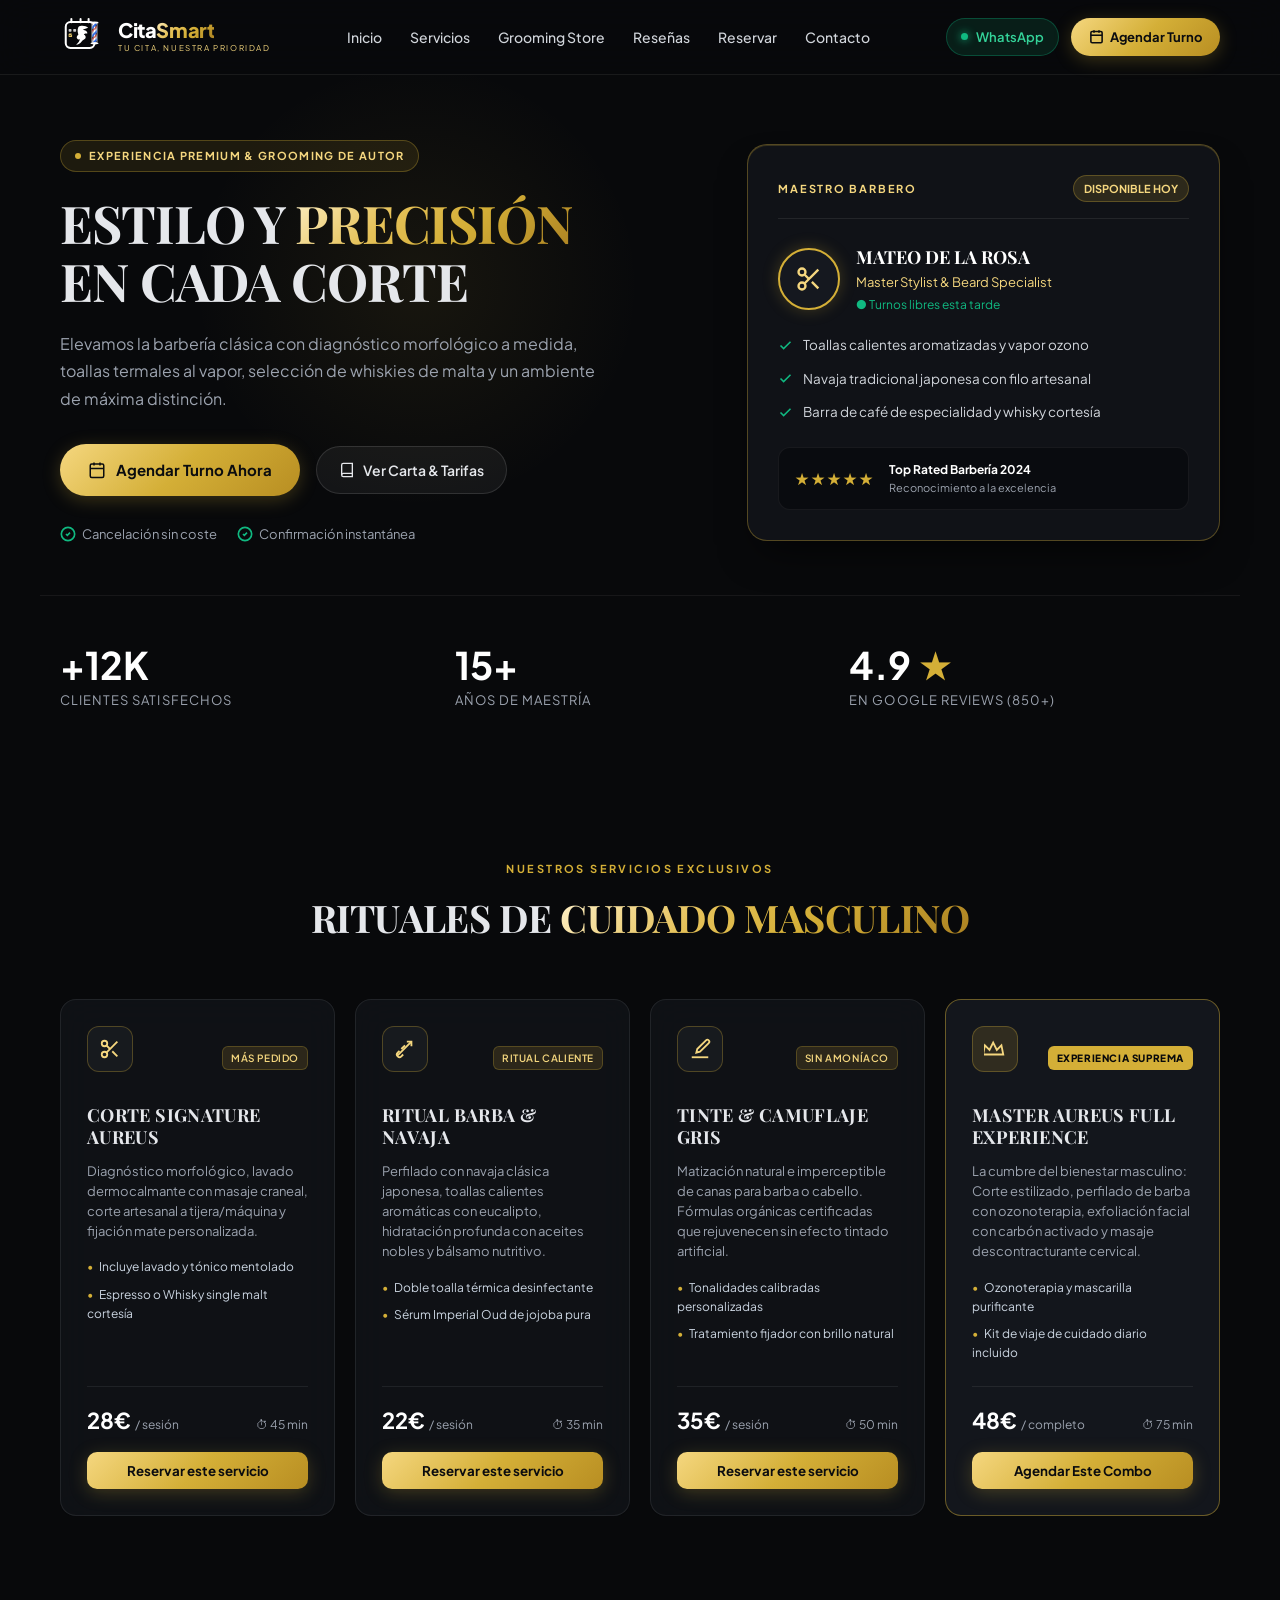
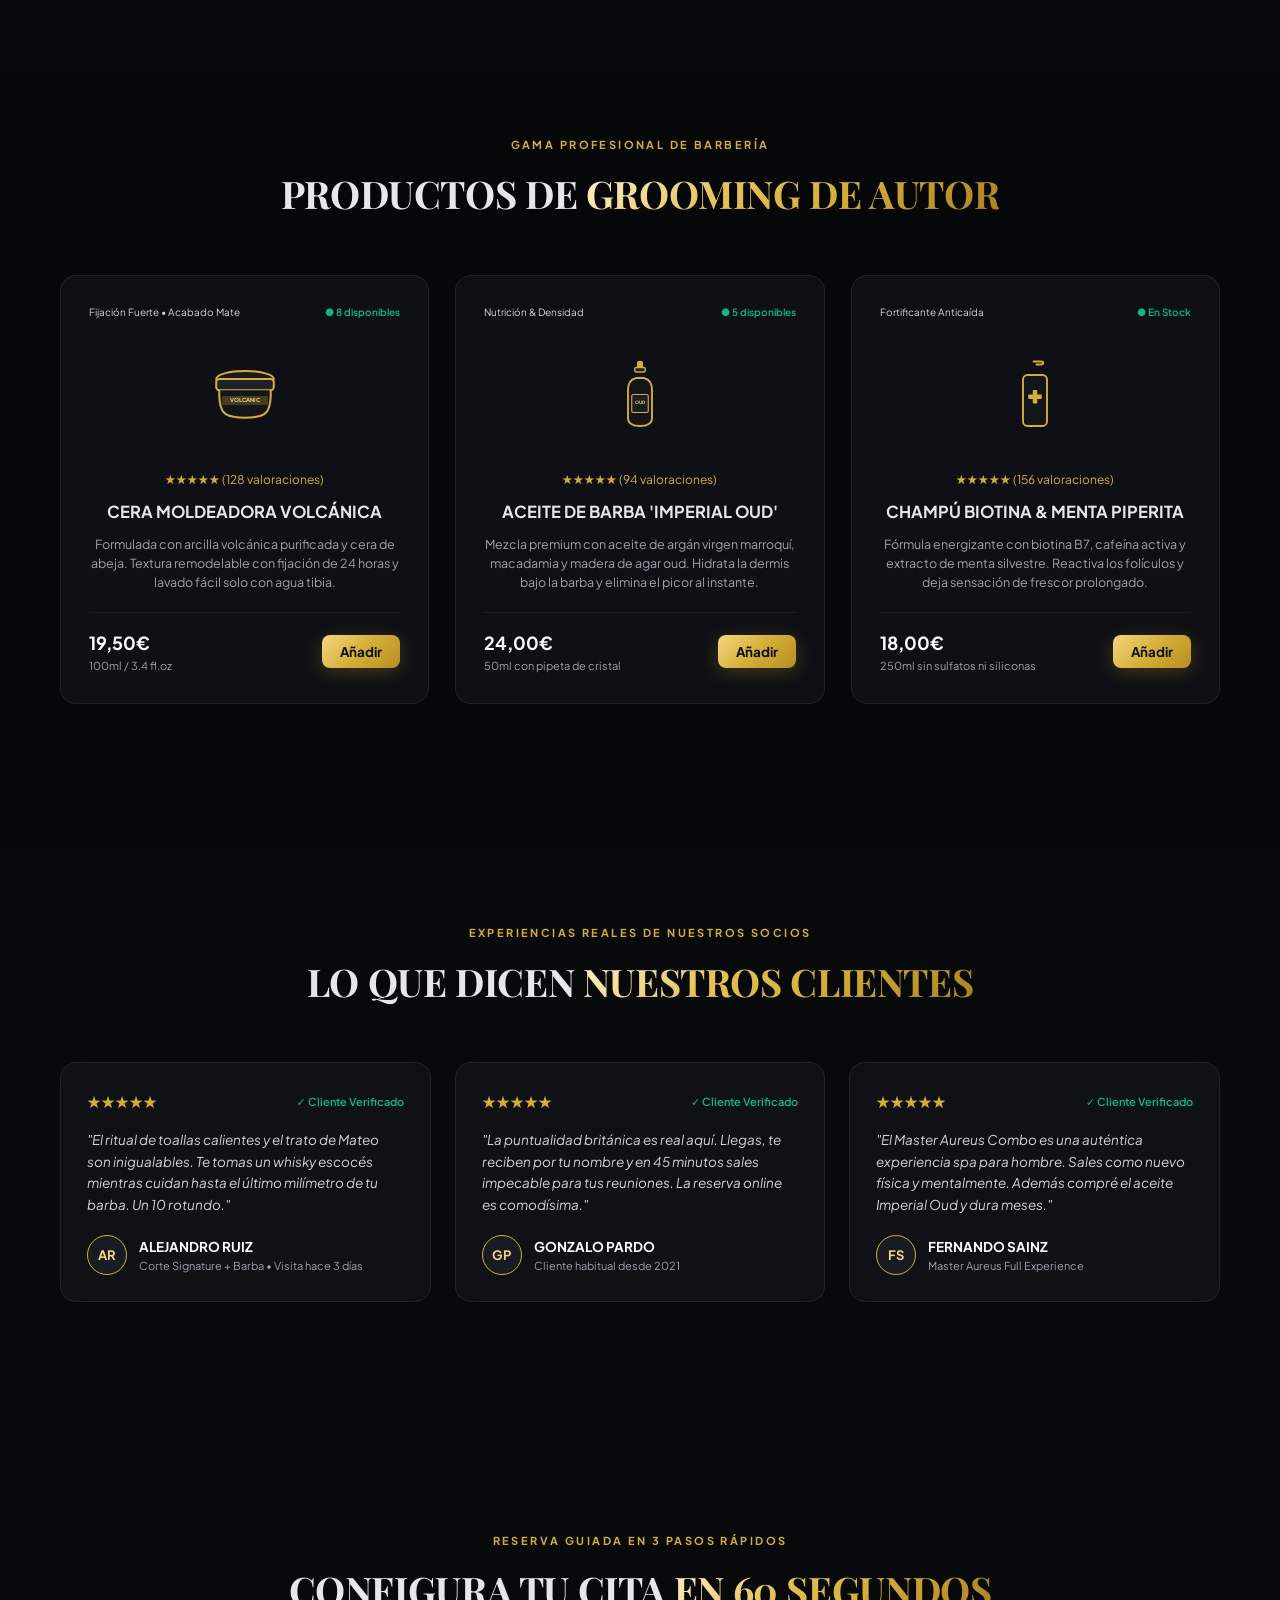
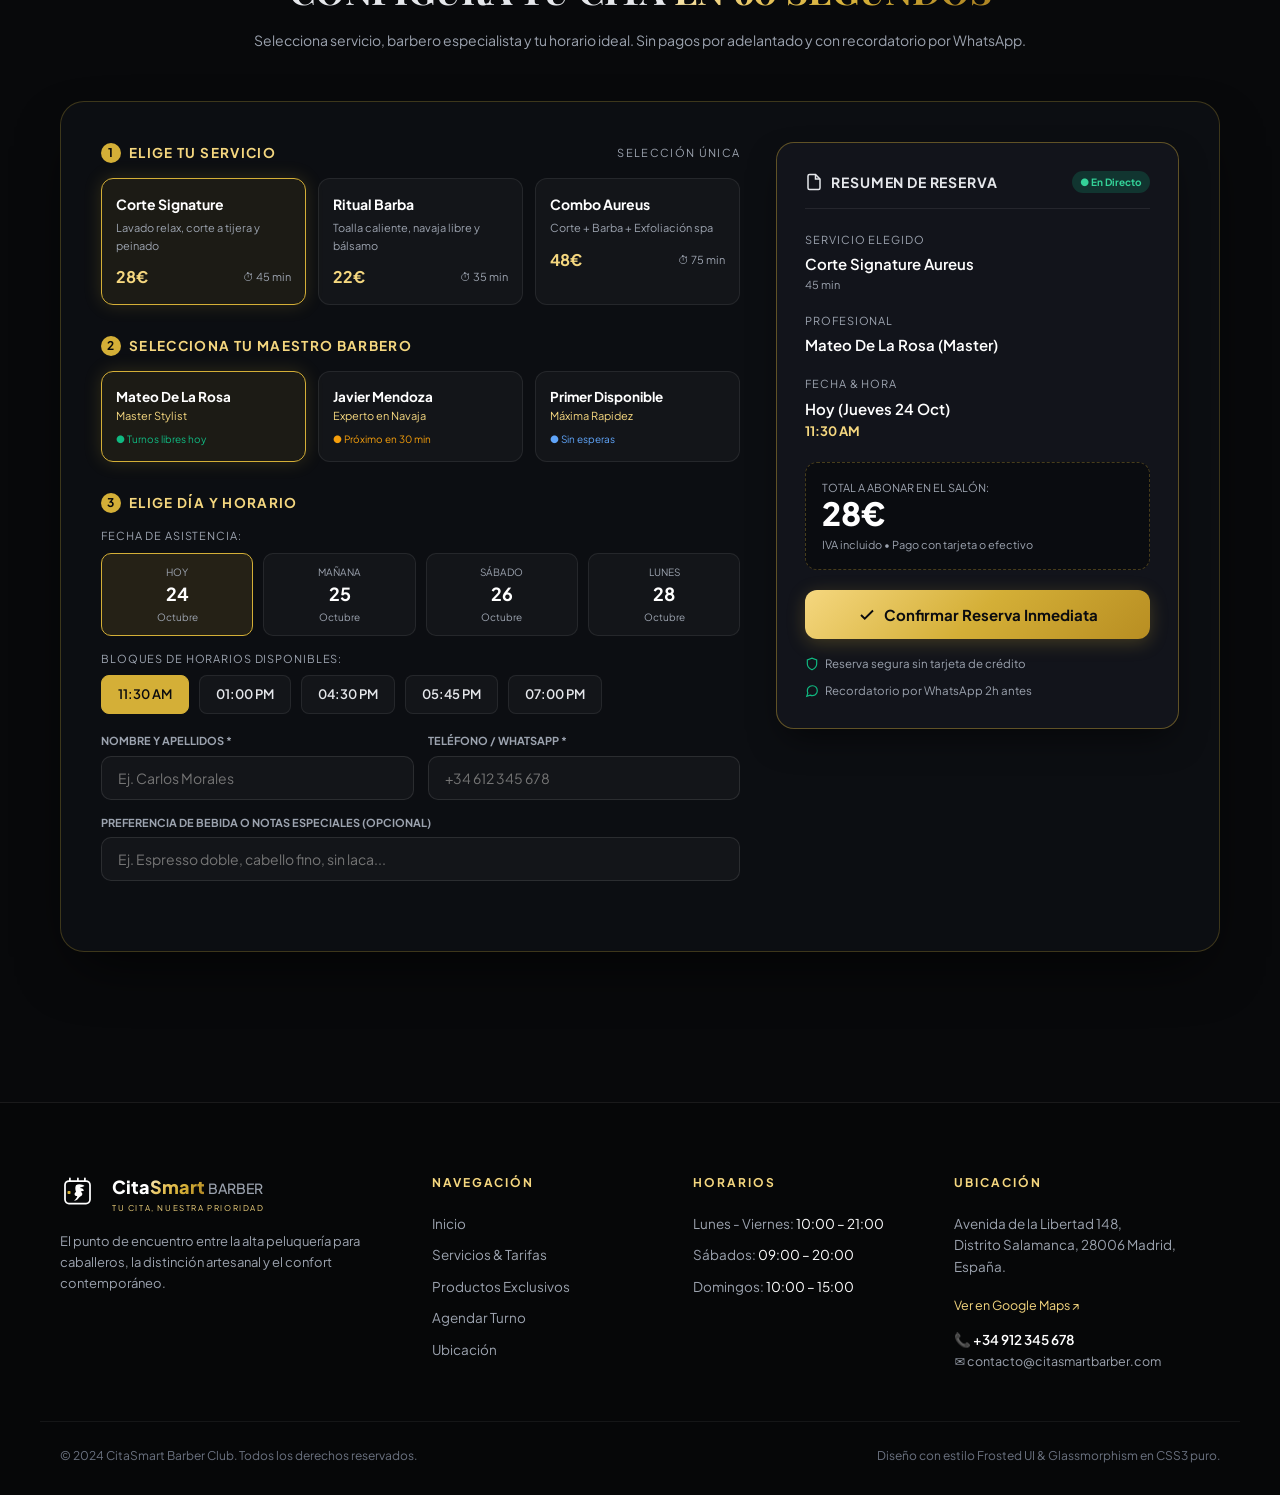
<file: standalone-citasmart-barber.html>
<!DOCTYPE html>
<html lang="es" class="scroll-smooth">
<head>
  <meta charset="UTF-8" />
  <meta name="viewport" content="width=device-width, initial-scale=1.0" />
  <title>CitaSmart Barber - Barbería & Grooming de Autor</title>
  <meta name="description" content="Plantilla web premium de barbería y sistema de reserva guiada en directo con diseño Frosted Glassmorphism, catálogo de grooming y confirmación instantánea." />

  <!-- Google Fonts -->
  <link rel="preconnect" href="https://fonts.googleapis.com">
  <link rel="preconnect" href="https://fonts.gstatic.com" crossorigin>
  <link href="https://fonts.googleapis.com/css2?family=Cinzel:wght@600;700;800&family=Playfair+Display:ital,wght@0,600;0,700;1,600&family=Plus+Jakarta+Sans:wght@300;400;500;600;700&display=swap" rel="stylesheet">

  <style>
    /* CSS Reset & Base */
    *, *::before, *::after {
      box-sizing: border-box;
      margin: 0;
      padding: 0;
    }

    :root {
      --bg-dark: #08090b;
      --card-bg: rgba(18, 20, 26, 0.75);
      --card-border: rgba(255, 255, 255, 0.08);
      --gold-primary: #d4af37;
      --gold-light: #f5d77f;
      --gold-dark: #aa8021;
      --gold-border: rgba(212, 175, 55, 0.28);
      --gold-glow: rgba(212, 175, 55, 0.2);
      --text-main: #e5e7eb;
      --text-muted: #9ca3af;
      --accent-green: #10b981;
    }

    body {
      background-color: var(--bg-dark);
      color: var(--text-main);
      font-family: 'Plus Jakarta Sans', system-ui, -apple-system, sans-serif;
      line-height: 1.6;
      overflow-x: hidden;
      selection-background-color: rgba(212, 175, 55, 0.3);
    }

    h1, h2, h3, .font-serif {
      font-family: 'Playfair Display', Georgia, serif;
    }

    .font-cinzel {
      font-family: 'Cinzel', serif;
    }

    a {
      color: inherit;
      text-decoration: none;
    }

    button, input, select, textarea {
      font-family: inherit;
    }

    /* Layout Containers */
    .container {
      width: 100%;
      max-width: 1200px;
      margin-left: auto;
      margin-right: auto;
      padding-left: 20px;
      padding-right: 20px;
    }

    /* Gradients & Luxury Accents */
    .text-gold {
      color: var(--gold-light);
    }

    .text-gold-gradient {
      background: linear-gradient(135deg, #fff2cc 0%, #e5c158 35%, #d4af37 60%, #aa8021 100%);
      -webkit-background-clip: text;
      -webkit-text-fill-color: transparent;
    }

    .bg-gold-btn {
      background: linear-gradient(135deg, #f5d77f 0%, #d4af37 50%, #b88e22 100%);
      color: #0b0c0f;
      font-weight: 700;
      transition: all 0.25s ease;
      box-shadow: 0 4px 18px rgba(212, 175, 55, 0.25);
    }
    .bg-gold-btn:hover {
      background: linear-gradient(135deg, #fae29c 0%, #e2be4b 50%, #c99c27 100%);
      transform: translateY(-2px);
      box-shadow: 0 8px 24px rgba(212, 175, 55, 0.4);
    }

    .glass-card {
      background: var(--card-bg);
      backdrop-filter: blur(16px);
      -webkit-backdrop-filter: blur(16px);
      border: 1px solid var(--card-border);
      border-radius: 16px;
      transition: all 0.3s cubic-bezier(0.16, 1, 0.3, 1);
    }
    .glass-card:hover {
      border-color: rgba(212, 175, 55, 0.3);
      box-shadow: 0 10px 30px -10px rgba(0, 0, 0, 0.8), 0 0 20px -5px rgba(212, 175, 55, 0.15);
    }

    .glass-card-active {
      background: rgba(26, 29, 38, 0.85);
      border: 1px solid rgba(212, 175, 55, 0.7);
      box-shadow: 0 0 25px -4px rgba(212, 175, 55, 0.28);
    }

    /* Navigation */
    .navbar {
      position: fixed;
      top: 0;
      left: 0;
      right: 0;
      z-index: 100;
      background: rgba(8, 9, 11, 0.82);
      backdrop-filter: blur(18px);
      -webkit-backdrop-filter: blur(18px);
      border-bottom: 1px solid rgba(255, 255, 255, 0.07);
      padding: 14px 0;
    }

    .nav-inner {
      display: flex;
      align-items: center;
      justify-content: space-between;
      gap: 20px;
    }

    .nav-links {
      display: flex;
      align-items: center;
      gap: 28px;
      list-style: none;
    }

    .nav-links a {
      font-size: 14px;
      font-weight: 500;
      color: #d1d5db;
      transition: color 0.2s;
    }
    .nav-links a:hover {
      color: var(--gold-light);
    }

    .nav-actions {
      display: flex;
      align-items: center;
      gap: 12px;
    }

    .whatsapp-pill {
      display: inline-flex;
      align-items: center;
      gap: 8px;
      padding: 8px 14px;
      background: rgba(16, 185, 129, 0.12);
      border: 1px solid rgba(16, 185, 129, 0.3);
      border-radius: 9999px;
      color: #34d399;
      font-size: 13px;
      font-weight: 600;
      transition: all 0.2s;
    }
    .whatsapp-pill:hover {
      background: rgba(16, 185, 129, 0.2);
      border-color: rgba(16, 185, 129, 0.5);
    }

    .nav-cta-btn {
      padding: 9px 18px;
      border-radius: 9999px;
      font-size: 13px;
      cursor: pointer;
      display: inline-flex;
      align-items: center;
      gap: 6px;
      border: none;
    }

    /* Hero Section */
    .hero-section {
      padding-top: 140px;
      padding-bottom: 80px;
      position: relative;
    }

    .hero-glow-bg {
      position: absolute;
      top: 60px;
      left: 15%;
      width: 450px;
      height: 450px;
      background: radial-gradient(circle, rgba(212, 175, 55, 0.08) 0%, transparent 70%);
      pointer-events: none;
      z-index: 0;
    }

    .hero-grid {
      display: grid;
      grid-template-columns: 1.15fr 0.85fr;
      gap: 48px;
      align-items: center;
      position: relative;
      z-index: 1;
    }

    .badge-pill {
      display: inline-flex;
      align-items: center;
      gap: 8px;
      padding: 6px 14px;
      background: rgba(212, 175, 55, 0.1);
      border: 1px solid rgba(212, 175, 55, 0.3);
      border-radius: 9999px;
      font-size: 11px;
      letter-spacing: 0.12em;
      text-transform: uppercase;
      font-weight: 700;
      color: var(--gold-light);
      margin-bottom: 22px;
    }

    .hero-title {
      font-size: 52px;
      line-height: 1.12;
      font-weight: 700;
      letter-spacing: -0.02em;
      margin-bottom: 20px;
      text-transform: uppercase;
    }

    .hero-subtitle {
      font-size: 16px;
      color: #9ca3af;
      line-height: 1.7;
      margin-bottom: 32px;
      max-width: 540px;
    }

    .hero-actions {
      display: flex;
      flex-wrap: wrap;
      align-items: center;
      gap: 16px;
      margin-bottom: 28px;
    }

    .btn-secondary {
      background: rgba(255, 255, 255, 0.05);
      border: 1px solid rgba(255, 255, 255, 0.12);
      color: #e5e7eb;
      padding: 12px 22px;
      border-radius: 9999px;
      font-size: 14px;
      font-weight: 600;
      display: inline-flex;
      align-items: center;
      gap: 8px;
      transition: all 0.2s;
      cursor: pointer;
    }
    .btn-secondary:hover {
      background: rgba(255, 255, 255, 0.1);
      border-color: rgba(212, 175, 55, 0.4);
    }

    .hero-guarantees {
      display: flex;
      flex-wrap: wrap;
      gap: 20px;
      font-size: 13px;
      color: #9ca3af;
    }
    .hero-guarantees span {
      display: inline-flex;
      align-items: center;
      gap: 6px;
    }

    /* Featured Barber Hero Card */
    .barber-hero-card {
      background: rgba(18, 20, 26, 0.85);
      border: 1px solid rgba(212, 175, 55, 0.35);
      border-radius: 20px;
      padding: 30px;
      box-shadow: 0 20px 40px -15px rgba(0,0,0,0.7), inset 0 1px 0 rgba(212, 175, 55, 0.2);
    }

    .barber-header {
      display: flex;
      justify-content: space-between;
      align-items: center;
      margin-bottom: 24px;
      padding-bottom: 16px;
      border-bottom: 1px solid rgba(255, 255, 255, 0.08);
    }

    .barber-profile {
      display: flex;
      align-items: center;
      gap: 16px;
      margin-bottom: 20px;
    }

    .barber-avatar {
      width: 62px;
      height: 62px;
      border-radius: 50%;
      background: #15181f;
      border: 2px solid var(--gold-primary);
      display: flex;
      align-items: center;
      justify-content: center;
      color: var(--gold-light);
      box-shadow: 0 0 16px rgba(212, 175, 55, 0.25);
    }

    .perks-list {
      list-style: none;
      display: flex;
      flex-direction: column;
      gap: 12px;
      margin-bottom: 24px;
      font-size: 13.5px;
      color: #d1d5db;
    }
    .perks-list li {
      display: flex;
      align-items: center;
      gap: 10px;
    }

    .rating-box {
      background: rgba(0, 0, 0, 0.35);
      border: 1px solid rgba(255, 255, 255, 0.06);
      border-radius: 12px;
      padding: 12px 16px;
      display: flex;
      align-items: center;
      gap: 14px;
    }

    /* Metrics Row */
    .metrics-row {
      display: grid;
      grid-template-columns: repeat(3, 1fr);
      gap: 24px;
      padding-top: 50px;
      border-top: 1px solid rgba(255, 255, 255, 0.06);
      margin-top: 50px;
    }

    .metric-item h4 {
      font-size: 38px;
      font-weight: 700;
      color: #ffffff;
      line-height: 1;
      margin-bottom: 6px;
    }
    .metric-item p {
      font-size: 13px;
      color: #9ca3af;
      text-transform: uppercase;
      letter-spacing: 0.08em;
    }

    /* Section Headers */
    .section-header {
      text-align: center;
      margin-bottom: 50px;
    }
    .section-kicker {
      font-size: 11px;
      letter-spacing: 0.22em;
      text-transform: uppercase;
      font-weight: 700;
      color: var(--gold-primary);
      margin-bottom: 10px;
      display: block;
    }
    .section-title {
      font-size: 38px;
      font-weight: 700;
      text-transform: uppercase;
      letter-spacing: -0.01em;
    }

    /* Services Grid */
    .services-grid {
      display: grid;
      grid-template-columns: repeat(4, 1fr);
      gap: 20px;
      margin-bottom: 80px;
    }

    .service-card {
      padding: 26px;
      display: flex;
      flex-direction: column;
      justify-content: space-between;
      height: 100%;
    }

    .service-top-badge {
      font-size: 10px;
      padding: 3px 8px;
      border-radius: 6px;
      background: rgba(212, 175, 55, 0.15);
      color: var(--gold-light);
      font-weight: 600;
      letter-spacing: 0.06em;
      text-transform: uppercase;
      border: 1px solid rgba(212, 175, 55, 0.25);
    }

    .service-icon-wrap {
      width: 46px;
      height: 46px;
      border-radius: 12px;
      background: rgba(255, 255, 255, 0.04);
      border: 1px solid rgba(212, 175, 55, 0.3);
      display: flex;
      align-items: center;
      justify-content: center;
      color: var(--gold-light);
      margin-bottom: 18px;
    }

    .service-name {
      font-size: 18px;
      font-weight: 700;
      margin-bottom: 12px;
      letter-spacing: 0.02em;
      line-height: 1.25;
    }

    .service-desc {
      font-size: 13px;
      color: #9ca3af;
      margin-bottom: 16px;
      line-height: 1.55;
    }

    .service-perks {
      list-style: none;
      font-size: 12px;
      color: #cbd5e1;
      display: flex;
      flex-direction: column;
      gap: 8px;
      margin-bottom: 24px;
    }
    .service-perks li::before {
      content: "•";
      color: var(--gold-primary);
      margin-right: 6px;
    }

    .service-bottom {
      border-top: 1px solid rgba(255, 255, 255, 0.07);
      padding-top: 16px;
      margin-top: auto;
    }

    .service-price-row {
      display: flex;
      justify-content: space-between;
      align-items: baseline;
      margin-bottom: 14px;
    }
    .service-price {
      font-size: 22px;
      font-weight: 700;
      color: #ffffff;
    }
    .service-time {
      font-size: 12px;
      color: #9ca3af;
    }

    /* Products Section */
    .products-grid {
      display: grid;
      grid-template-columns: repeat(3, 1fr);
      gap: 26px;
      margin-bottom: 80px;
    }

    .product-card {
      padding: 28px;
      display: flex;
      flex-direction: column;
      text-align: center;
    }

    .product-badges {
      display: flex;
      justify-content: space-between;
      align-items: center;
      font-size: 10px;
      margin-bottom: 20px;
    }

    .product-visual {
      height: 110px;
      display: flex;
      align-items: center;
      justify-content: center;
      margin-bottom: 20px;
    }

    .product-rating {
      color: var(--gold-primary);
      font-size: 12px;
      margin-bottom: 10px;
    }

    .product-title {
      font-size: 16.5px;
      font-weight: 700;
      margin-bottom: 10px;
    }

    .product-desc {
      font-size: 12.5px;
      color: #9ca3af;
      margin-bottom: 20px;
      line-height: 1.5;
    }

    .product-footer {
      display: flex;
      align-items: center;
      justify-content: space-between;
      border-top: 1px solid rgba(255, 255, 255, 0.07);
      padding-top: 16px;
      margin-top: auto;
    }

    /* Reviews Section */
    .reviews-grid {
      display: grid;
      grid-template-columns: repeat(3, 1fr);
      gap: 24px;
      margin-bottom: 90px;
    }

    .review-card {
      padding: 26px;
    }

    .review-top {
      display: flex;
      justify-content: space-between;
      align-items: center;
      margin-bottom: 14px;
    }

    .review-quote {
      font-size: 13.5px;
      color: #d1d5db;
      font-style: italic;
      line-height: 1.6;
      margin-bottom: 20px;
    }

    .review-author {
      display: flex;
      align-items: center;
      gap: 12px;
    }

    .author-badge {
      width: 40px;
      height: 40px;
      border-radius: 50%;
      background: #181b22;
      border: 1px solid var(--gold-primary);
      color: var(--gold-light);
      font-weight: 700;
      font-size: 13px;
      display: flex;
      align-items: center;
      justify-content: center;
    }

    /* Booking Wizard Section */
    .booking-wrapper {
      padding: 40px;
      border-radius: 24px;
      background: rgba(14, 16, 21, 0.85);
      border: 1px solid rgba(212, 175, 55, 0.25);
      box-shadow: 0 25px 60px -20px rgba(0, 0, 0, 0.8);
      margin-bottom: 80px;
    }

    .booking-grid {
      display: grid;
      grid-template-columns: 1.35fr 0.85fr;
      gap: 36px;
    }

    .step-block {
      margin-bottom: 30px;
    }

    .step-title {
      font-size: 13.5px;
      font-weight: 700;
      letter-spacing: 0.1em;
      text-transform: uppercase;
      color: var(--gold-light);
      margin-bottom: 14px;
      display: flex;
      align-items: center;
      gap: 8px;
    }

    .choice-grid {
      display: grid;
      grid-template-columns: repeat(3, 1fr);
      gap: 12px;
    }

    .choice-card {
      padding: 14px;
      border-radius: 12px;
      background: rgba(255, 255, 255, 0.03);
      border: 1px solid rgba(255, 255, 255, 0.08);
      cursor: pointer;
      transition: all 0.2s;
    }
    .choice-card:hover {
      border-color: rgba(212, 175, 55, 0.4);
      background: rgba(255, 255, 255, 0.05);
    }
    .choice-card.selected {
      background: rgba(212, 175, 55, 0.08);
      border-color: var(--gold-primary);
      box-shadow: 0 0 18px rgba(212, 175, 55, 0.18);
    }

    .date-chips {
      display: grid;
      grid-template-columns: repeat(4, 1fr);
      gap: 10px;
      margin-bottom: 14px;
    }

    .date-chip {
      padding: 10px;
      text-align: center;
      border-radius: 10px;
      background: rgba(255, 255, 255, 0.03);
      border: 1px solid rgba(255, 255, 255, 0.08);
      cursor: pointer;
      transition: all 0.2s;
    }
    .date-chip.selected {
      background: rgba(212, 175, 55, 0.12);
      border-color: var(--gold-primary);
    }

    .time-chips {
      display: flex;
      flex-wrap: wrap;
      gap: 10px;
    }

    .time-chip {
      padding: 8px 16px;
      border-radius: 8px;
      background: rgba(255, 255, 255, 0.03);
      border: 1px solid rgba(255, 255, 255, 0.08);
      font-size: 13px;
      font-weight: 600;
      cursor: pointer;
      transition: all 0.2s;
    }
    .time-chip.selected {
      background: var(--gold-primary);
      color: #0b0c0f;
      border-color: var(--gold-primary);
    }

    .form-inputs {
      display: grid;
      grid-template-columns: 1fr 1fr;
      gap: 14px;
      margin-top: 18px;
    }
    .form-inputs .full-width {
      grid-column: span 2;
    }

    .form-input {
      width: 100%;
      background: rgba(255, 255, 255, 0.03);
      border: 1px solid rgba(255, 255, 255, 0.1);
      border-radius: 10px;
      padding: 12px 16px;
      color: #ffffff;
      font-size: 14px;
      transition: all 0.2s;
    }
    .form-input:focus {
      outline: none;
      border-color: var(--gold-primary);
      background: rgba(255, 255, 255, 0.06);
    }

    /* Live Summary Card */
    .summary-card {
      background: rgba(19, 22, 29, 0.95);
      border: 1px solid rgba(212, 175, 55, 0.4);
      border-radius: 18px;
      padding: 28px;
      box-shadow: 0 15px 35px -10px rgba(0, 0, 0, 0.6);
      position: sticky;
      top: 100px;
    }

    .summary-header {
      display: flex;
      justify-content: space-between;
      align-items: center;
      margin-bottom: 22px;
      padding-bottom: 14px;
      border-bottom: 1px solid rgba(255, 255, 255, 0.08);
    }

    .summary-row {
      margin-bottom: 18px;
    }
    .summary-row-label {
      font-size: 11px;
      text-transform: uppercase;
      letter-spacing: 0.08em;
      color: #9ca3af;
      margin-bottom: 4px;
    }
    .summary-row-val {
      font-size: 15px;
      font-weight: 600;
      color: #ffffff;
    }

    .summary-price-box {
      background: rgba(0, 0, 0, 0.4);
      border-radius: 12px;
      padding: 16px;
      margin: 20px 0;
      border: 1px dashed rgba(212, 175, 55, 0.3);
    }

    /* Footer */
    footer {
      border-top: 1px solid rgba(255, 255, 255, 0.08);
      background: #060708;
      padding: 70px 0 30px;
    }

    .footer-grid {
      display: grid;
      grid-template-columns: 1.5fr 1fr 1fr 1.2fr;
      gap: 40px;
      margin-bottom: 50px;
    }

    .footer-col h5 {
      font-size: 12px;
      letter-spacing: 0.16em;
      text-transform: uppercase;
      font-weight: 700;
      color: var(--gold-light);
      margin-bottom: 20px;
    }

    .footer-links {
      list-style: none;
      display: flex;
      flex-direction: column;
      gap: 10px;
      font-size: 13.5px;
      color: #9ca3af;
    }
    .footer-links a:hover {
      color: var(--gold-light);
    }

    /* Modal */
    .modal-overlay {
      position: fixed;
      inset: 0;
      background: rgba(0, 0, 0, 0.82);
      backdrop-filter: blur(10px);
      display: none;
      align-items: center;
      justify-content: center;
      z-index: 1000;
      padding: 20px;
    }
    .modal-overlay.open {
      display: flex;
    }

    .modal-content {
      background: #101217;
      border: 1px solid rgba(212, 175, 55, 0.4);
      border-radius: 20px;
      max-width: 520px;
      width: 100%;
      padding: 34px;
      box-shadow: 0 25px 50px -12px rgba(0, 0, 0, 0.85);
      position: relative;
    }

    /* Responsive */
    @media (max-width: 1024px) {
      .hero-grid { grid-template-columns: 1fr; }
      .services-grid { grid-template-columns: repeat(2, 1fr); }
      .booking-grid { grid-template-columns: 1fr; }
      .footer-grid { grid-template-columns: repeat(2, 1fr); }
      .nav-links { display: none; }
    }
    @media (max-width: 640px) {
      .services-grid, .products-grid, .reviews-grid { grid-template-columns: 1fr; }
      .choice-grid { grid-template-columns: 1fr; }
      .date-chips { grid-template-columns: repeat(2, 1fr); }
      .hero-title { font-size: 34px; }
      .form-inputs { grid-template-columns: 1fr; }
      .form-inputs .full-width { grid-column: span 1; }
      .footer-grid { grid-template-columns: 1fr; }
    }
  </style>
</head>
<body>

  <!-- Fixed Luxury Navigation -->
  <nav class="navbar">
    <div class="container nav-inner">
      <!-- CitaSmart Logo Emblem & Wordmark -->
      <a href="#" style="display:flex; align-items:center; gap:12px;">
        <svg viewBox="0 0 160 160" width="46" height="46" fill="none">
          <defs>
            <linearGradient id="navGold" x1="0" y1="0" x2="160" y2="160" gradientUnits="userSpaceOnUse">
              <stop offset="0%" stop-color="#fff2cc" />
              <stop offset="50%" stop-color="#d4af37" />
              <stop offset="100%" stop-color="#997b24" />
            </linearGradient>
            <pattern id="navPole" width="20" height="20" patternTransform="rotate(45 0 0)" patternUnits="userSpaceOnUse">
              <line x1="0" y1="0" x2="0" y2="20" stroke="#dc2626" stroke-width="6" />
              <line x1="7" y1="0" x2="7" y2="20" stroke="#ffffff" stroke-width="4" />
              <line x1="13" y1="0" x2="13" y2="20" stroke="#2563eb" stroke-width="6" />
            </pattern>
          </defs>
          <rect x="20" y="28" width="100" height="90" rx="16" stroke="#ffffff" stroke-width="7" />
          <rect x="36" y="14" width="7" height="18" rx="3.5" fill="#ffffff" />
          <rect x="68" y="14" width="7" height="18" rx="3.5" fill="#ffffff" />
          <rect x="96" y="14" width="7" height="18" rx="3.5" fill="#ffffff" />
          <rect x="30" y="52" width="10" height="10" rx="2.5" fill="#ffffff" opacity="0.8" />
          <rect x="46" y="52" width="10" height="10" rx="2.5" fill="#ffffff" opacity="0.8" />
          <rect x="30" y="68" width="12" height="12" rx="3" fill="url(#navGold)" />
          <path d="M33 74 L35.5 76.5 L40 71.5" stroke="#111317" stroke-width="2" stroke-linecap="round" />
          <ellipse cx="120" cy="30" rx="14" ry="4" fill="#ffffff" />
          <rect x="111" y="32" width="18" height="68" rx="4" fill="url(#navPole)" stroke="#ffffff" stroke-width="2" />
          <ellipse cx="120" cy="102" rx="14" ry="4" fill="#ffffff" />
          <path d="M 64 45 C 74 38, 92 42, 98 48 C 92 51, 84 52, 79 56 C 88 56, 96 61, 95 68 C 90 68, 86 67, 83 71 C 89 74, 91 80, 88 85 C 84 89, 78 91, 74 97 C 70 102, 65 106, 56 107 C 64 100, 68 94, 69 88 C 65 89, 61 88, 59 84 C 56 79, 61 74, 64 71 C 62 65, 59 55, 64 45 Z" fill="#ffffff" />
        </svg>
        <div>
          <div style="font-size:20px; font-weight:800; line-height:1; letter-spacing:-0.02em;">
            <span style="color:#ffffff;">Cita</span><span class="text-gold-gradient">Smart</span>
          </div>
          <div style="font-size:8px; text-transform:uppercase; letter-spacing:0.2em; color:var(--gold-light); margin-top:2px;">
            Tu cita, nuestra prioridad
          </div>
        </div>
      </a>

      <!-- Menu links -->
      <ul class="nav-links">
        <li><a href="#hero">Inicio</a></li>
        <li><a href="#servicios">Servicios</a></li>
        <li><a href="#store">Grooming Store</a></li>
        <li><a href="#resenas">Reseñas</a></li>
        <li><a href="#reservar">Reservar</a></li>
        <li><a href="#contacto">Contacto</a></li>
      </ul>

      <!-- Nav Actions -->
      <div class="nav-actions">
        <a href="https://wa.me/34912345678" target="_blank" class="whatsapp-pill">
          <span style="width:7px; height:7px; border-radius:50%; background:#10b981; box-shadow:0 0 8px #10b981;"></span>
          WhatsApp
        </a>
        <a href="#reservar" class="bg-gold-btn nav-cta-btn">
          <svg width="15" height="15" viewBox="0 0 24 24" fill="none" stroke="currentColor" stroke-width="2.5"><rect x="3" y="4" width="18" height="18" rx="2"/><line x1="16" y1="2" x2="16" y2="6"/><line x1="8" y1="2" x2="8" y2="6"/><line x1="3" y1="10" x2="21" y2="10"/></svg>
          Agendar Turno
        </a>
      </div>
    </div>
  </nav>

  <!-- Hero Section -->
  <header id="hero" class="hero-section">
    <div class="hero-glow-bg"></div>
    <div class="container hero-grid">
      <!-- Left Column: Copy & CTAs -->
      <div>
        <div class="badge-pill">
          <span style="width:6px; height:6px; border-radius:50%; background:var(--gold-primary);"></span>
          Experiencia Premium & Grooming de Autor
        </div>

        <h1 class="hero-title">
          Estilo y <span class="text-gold-gradient font-serif">Precisión</span><br/>
          en Cada Corte
        </h1>

        <p class="hero-subtitle">
          Elevamos la barbería clásica con diagnóstico morfológico a medida, toallas termales al vapor, selección de whiskies de malta y un ambiente de máxima distinción.
        </p>

        <div class="hero-actions">
          <a href="#reservar" class="bg-gold-btn" style="padding:14px 28px; border-radius:9999px; font-size:15px; display:inline-flex; align-items:center; gap:10px;">
            <svg width="18" height="18" viewBox="0 0 24 24" fill="none" stroke="currentColor" stroke-width="2"><rect x="3" y="4" width="18" height="18" rx="2"/><line x1="16" y1="2" x2="16" y2="6"/><line x1="8" y1="2" x2="8" y2="6"/><line x1="3" y1="10" x2="21" y2="10"/></svg>
            Agendar Turno Ahora
          </a>

          <a href="#servicios" class="btn-secondary">
            <svg width="16" height="16" viewBox="0 0 24 24" fill="none" stroke="currentColor" stroke-width="2"><path d="M4 19.5A2.5 2.5 0 0 1 6.5 17H20"/><path d="M6.5 2H20v20H6.5A2.5 2.5 0 0 1 4 19.5v-15A2.5 2.5 0 0 1 6.5 2z"/></svg>
            Ver Carta & Tarifas
          </a>
        </div>

        <div class="hero-guarantees">
          <span>
            <svg width="16" height="16" viewBox="0 0 24 24" fill="none" stroke="#10b981" stroke-width="2.5"><circle cx="12" cy="12" r="10"/><path d="m9 12 2 2 4-4"/></svg>
            Cancelación sin coste
          </span>
          <span>
            <svg width="16" height="16" viewBox="0 0 24 24" fill="none" stroke="#10b981" stroke-width="2.5"><circle cx="12" cy="12" r="10"/><path d="m9 12 2 2 4-4"/></svg>
            Confirmación instantánea
          </span>
        </div>
      </div>

      <!-- Right Column: Featured Master Barber Card -->
      <div class="barber-hero-card">
        <div class="barber-header">
          <span style="font-size:11px; letter-spacing:0.16em; font-weight:700; color:var(--gold-light); text-transform:uppercase;">
            Maestro Barbero
          </span>
          <span style="font-size:11px; padding:4px 10px; background:rgba(212,175,55,0.15); border:1px solid rgba(212,175,55,0.3); border-radius:9999px; color:var(--gold-light); font-weight:700;">
            DISPONIBLE HOY
          </span>
        </div>

        <div class="barber-profile">
          <div class="barber-avatar">
            <svg width="28" height="28" viewBox="0 0 24 24" fill="none" stroke="currentColor" stroke-width="2"><circle cx="6" cy="6" r="3"/><circle cx="6" cy="18" r="3"/><line x1="20" y1="4" x2="8.12" y2="15.88"/><line x1="14.47" y1="14.48" x2="20" y2="20"/><line x1="8.12" y1="8.12" x2="12" y2="12"/></svg>
          </div>
          <div>
            <h3 style="font-size:18px; font-weight:700; color:#ffffff;">MATEO DE LA ROSA</h3>
            <p style="font-size:13px; color:var(--gold-light);">Master Stylist & Beard Specialist</p>
            <p style="font-size:12px; color:#10b981; margin-top:2px;">● Turnos libres esta tarde</p>
          </div>
        </div>

        <ul class="perks-list">
          <li>
            <svg width="15" height="15" viewBox="0 0 24 24" fill="none" stroke="#10b981" stroke-width="2.5"><polyline points="20 6 9 17 4 12"/></svg>
            Toallas calientes aromatizadas y vapor ozono
          </li>
          <li>
            <svg width="15" height="15" viewBox="0 0 24 24" fill="none" stroke="#10b981" stroke-width="2.5"><polyline points="20 6 9 17 4 12"/></svg>
            Navaja tradicional japonesa con filo artesanal
          </li>
          <li>
            <svg width="15" height="15" viewBox="0 0 24 24" fill="none" stroke="#10b981" stroke-width="2.5"><polyline points="20 6 9 17 4 12"/></svg>
            Barra de café de especialidad y whisky cortesía
          </li>
        </ul>

        <div class="rating-box">
          <div style="color:var(--gold-primary); font-size:16px; letter-spacing:2px;">★★★★★</div>
          <div>
            <div style="font-size:12px; font-weight:700; color:#ffffff;">Top Rated Barbería 2024</div>
            <div style="font-size:11px; color:#9ca3af;">Reconocimiento a la excelencia</div>
          </div>
        </div>
      </div>
    </div>

    <!-- Metrics Row -->
    <div class="container metrics-row">
      <div class="metric-item">
        <h4>+12K</h4>
        <p>Clientes Satisfechos</p>
      </div>
      <div class="metric-item">
        <h4>15+</h4>
        <p>Años de Maestría</p>
      </div>
      <div class="metric-item">
        <h4>4.9 <span style="color:var(--gold-primary);">★</span></h4>
        <p>En Google Reviews (850+)</p>
      </div>
    </div>
  </header>

  <!-- Section: Servicios Exclusivos -->
  <section id="servicios" style="padding: 70px 0;">
    <div class="container">
      <div class="section-header">
        <span class="section-kicker">Nuestros Servicios Exclusivos</span>
        <h2 class="section-title">Rituales de <span class="text-gold-gradient font-serif">Cuidado Masculino</span></h2>
      </div>

      <div class="services-grid">
        <!-- Service 1 -->
        <div class="glass-card service-card">
          <div>
            <div style="display:flex; justify-content:space-between; align-items:center; margin-bottom:14px;">
              <div class="service-icon-wrap">
                <svg width="22" height="22" viewBox="0 0 24 24" fill="none" stroke="currentColor" stroke-width="2"><circle cx="6" cy="6" r="3"/><circle cx="6" cy="18" r="3"/><line x1="20" y1="4" x2="8.12" y2="15.88"/><line x1="14.47" y1="14.48" x2="20" y2="20"/><line x1="8.12" y1="8.12" x2="12" y2="12"/></svg>
              </div>
              <span class="service-top-badge">Más pedido</span>
            </div>
            <h3 class="service-name">CORTE SIGNATURE AUREUS</h3>
            <p class="service-desc">Diagnóstico morfológico, lavado dermocalmante con masaje craneal, corte artesanal a tijera/máquina y fijación mate personalizada.</p>
            <ul class="service-perks">
              <li>Incluye lavado y tónico mentolado</li>
              <li>Espresso o Whisky single malt cortesía</li>
            </ul>
          </div>
          <div class="service-bottom">
            <div class="service-price-row">
              <span class="service-price">28€ <span style="font-size:12px; font-weight:normal; color:#9ca3af;">/ sesión</span></span>
              <span class="service-time">⏱ 45 min</span>
            </div>
            <button onclick="selectServiceInWizard('corte-signature')" class="bg-gold-btn" style="width:100%; padding:10px; border-radius:10px; border:none; cursor:pointer;">
              Reservar este servicio
            </button>
          </div>
        </div>

        <!-- Service 2 -->
        <div class="glass-card service-card">
          <div>
            <div style="display:flex; justify-content:space-between; align-items:center; margin-bottom:14px;">
              <div class="service-icon-wrap">
                <svg width="22" height="22" viewBox="0 0 24 24" fill="none" stroke="currentColor" stroke-width="2"><path d="M4 19L19 4"/><path d="M14 4h5v5"/><path d="M6 14l-2 2a2.8 2.8 0 004 4l2-2"/><path d="M8 12l4-4"/></svg>
              </div>
              <span class="service-top-badge">Ritual Caliente</span>
            </div>
            <h3 class="service-name">RITUAL BARBA & NAVAJA</h3>
            <p class="service-desc">Perfilado con navaja clásica japonesa, toallas calientes aromáticas con eucalipto, hidratación profunda con aceites nobles y bálsamo nutritivo.</p>
            <ul class="service-perks">
              <li>Doble toalla térmica desinfectante</li>
              <li>Sérum Imperial Oud de jojoba pura</li>
            </ul>
          </div>
          <div class="service-bottom">
            <div class="service-price-row">
              <span class="service-price">22€ <span style="font-size:12px; font-weight:normal; color:#9ca3af;">/ sesión</span></span>
              <span class="service-time">⏱ 35 min</span>
            </div>
            <button onclick="selectServiceInWizard('ritual-barba')" class="bg-gold-btn" style="width:100%; padding:10px; border-radius:10px; border:none; cursor:pointer;">
              Reservar este servicio
            </button>
          </div>
        </div>

        <!-- Service 3 -->
        <div class="glass-card service-card">
          <div>
            <div style="display:flex; justify-content:space-between; align-items:center; margin-bottom:14px;">
              <div class="service-icon-wrap">
                <svg width="22" height="22" viewBox="0 0 24 24" fill="none" stroke="currentColor" stroke-width="2"><path d="M18.5 2.5a2.121 2.121 0 0 1 3 3L12 15l-4 1 1-4 9.5-9.5z"/><path d="M3 21h18"/></svg>
              </div>
              <span class="service-top-badge">Sin Amoníaco</span>
            </div>
            <h3 class="service-name">TINTE & CAMUFLAJE GRIS</h3>
            <p class="service-desc">Matización natural e imperceptible de canas para barba o cabello. Fórmulas orgánicas certificadas que rejuvenecen sin efecto tintado artificial.</p>
            <ul class="service-perks">
              <li>Tonalidades calibradas personalizadas</li>
              <li>Tratamiento fijador con brillo natural</li>
            </ul>
          </div>
          <div class="service-bottom">
            <div class="service-price-row">
              <span class="service-price">35€ <span style="font-size:12px; font-weight:normal; color:#9ca3af;">/ sesión</span></span>
              <span class="service-time">⏱ 50 min</span>
            </div>
            <button onclick="selectServiceInWizard('tinte-camuflaje')" class="bg-gold-btn" style="width:100%; padding:10px; border-radius:10px; border:none; cursor:pointer;">
              Reservar este servicio
            </button>
          </div>
        </div>

        <!-- Service 4 -->
        <div class="glass-card service-card" style="border-color: rgba(212,175,55,0.45); background: rgba(22,25,32,0.85);">
          <div>
            <div style="display:flex; justify-content:space-between; align-items:center; margin-bottom:14px;">
              <div class="service-icon-wrap" style="background:rgba(212,175,55,0.15);">
                <svg width="22" height="22" viewBox="0 0 24 24" fill="none" stroke="currentColor" stroke-width="2"><path d="M3 18h18l-2-10-5 5-4-8-4 8-5-5-2 10z"/></svg>
              </div>
              <span class="service-top-badge" style="background:var(--gold-primary); color:#08090b; font-weight:800;">EXPERIENCIA SUPREMA</span>
            </div>
            <h3 class="service-name">MASTER AUREUS FULL EXPERIENCE</h3>
            <p class="service-desc">La cumbre del bienestar masculino: Corte estilizado, perfilado de barba con ozonoterapia, exfoliación facial con carbón activado y masaje descontracturante cervical.</p>
            <ul class="service-perks">
              <li>Ozonoterapia y mascarilla purificante</li>
              <li>Kit de viaje de cuidado diario incluido</li>
            </ul>
          </div>
          <div class="service-bottom">
            <div class="service-price-row">
              <span class="service-price">48€ <span style="font-size:12px; font-weight:normal; color:#9ca3af;">/ completo</span></span>
              <span class="service-time">⏱ 75 min</span>
            </div>
            <button onclick="selectServiceInWizard('master-aureus')" class="bg-gold-btn" style="width:100%; padding:10px; border-radius:10px; border:none; cursor:pointer;">
              Agendar Este Combo
            </button>
          </div>
        </div>
      </div>
    </div>
  </section>

  <!-- Section: Grooming Store -->
  <section id="store" style="padding: 70px 0; background: rgba(0,0,0,0.25);">
    <div class="container">
      <div class="section-header">
        <span class="section-kicker">Gama Profesional de Barbería</span>
        <h2 class="section-title">Productos de <span class="text-gold-gradient font-serif">Grooming de Autor</span></h2>
      </div>

      <div class="products-grid">
        <!-- Product 1 -->
        <div class="glass-card product-card">
          <div class="product-badges">
            <span style="color:#d1d5db;">Fijación Fuerte • Acabado Mate</span>
            <span style="color:#10b981; font-weight:600;">● 8 disponibles</span>
          </div>
          <div class="product-visual">
            <svg viewBox="0 0 100 80" width="80" height="64" fill="none">
              <ellipse cx="50" cy="20" rx="36" ry="10" stroke="#d4af37" stroke-width="2.5" fill="#181a20" />
              <rect x="14" y="20" width="72" height="14" rx="4" stroke="#d4af37" stroke-width="2.5" fill="#1e2129" />
              <path d="M18 34 C18 34, 16 58, 26 64 C36 70, 64 70, 74 64 C84 58, 82 34, 82 34" stroke="#d4af37" stroke-width="2.5" fill="#13151a" />
              <path d="M22 42 H78 V52 H22 Z" fill="#d4af37" opacity="0.25" stroke="#d4af37" stroke-width="1.2" />
              <text x="50" y="49" fill="#f5d77f" font-size="7" font-weight="bold" text-anchor="middle">VOLCANIC</text>
            </svg>
          </div>
          <div class="product-rating">★★★★★ (128 valoraciones)</div>
          <h4 class="product-title">CERA MOLDEADORA VOLCÁNICA</h4>
          <p class="product-desc">Formulada con arcilla volcánica purificada y cera de abeja. Textura remodelable con fijación de 24 horas y lavado fácil solo con agua tibia.</p>
          <div class="product-footer">
            <div style="text-align:left;">
              <div style="font-size:18px; font-weight:700; color:#ffffff;">19,50€</div>
              <div style="font-size:11px; color:#9ca3af;">100ml / 3.4 fl.oz</div>
            </div>
            <button onclick="addToCart('Cera Moldeadora Volcánica', 19.5)" class="bg-gold-btn" style="padding:8px 18px; border-radius:8px; border:none; cursor:pointer;">
              Añadir
            </button>
          </div>
        </div>

        <!-- Product 2 -->
        <div class="glass-card product-card">
          <div class="product-badges">
            <span style="color:#d1d5db;">Nutrición & Densidad</span>
            <span style="color:#10b981; font-weight:600;">● 5 disponibles</span>
          </div>
          <div class="product-visual">
            <svg viewBox="0 0 80 100" width="60" height="75" fill="none">
              <path d="M36 8 C36 4, 44 4, 44 8 L44 14 L36 14 Z" fill="#d4af37" />
              <rect x="33" y="14" width="14" height="6" rx="2" stroke="#d4af37" stroke-width="2" fill="#1f222b" />
              <path d="M35 28 C26 30, 24 38, 24 44 L24 82 C24 88, 30 92, 40 92 C50 92, 56 88, 56 82 L56 44 C56 38, 54 30, 45 28 Z" stroke="#d4af37" stroke-width="2.5" fill="#13151a" />
              <rect x="29" y="50" width="22" height="24" rx="2" stroke="#d4af37" stroke-width="1.5" fill="#1a1d24" />
              <text x="40" y="62" fill="#f5d77f" font-size="6" font-weight="bold" text-anchor="middle">OUD</text>
            </svg>
          </div>
          <div class="product-rating">★★★★★ (94 valoraciones)</div>
          <h4 class="product-title">ACEITE DE BARBA 'IMPERIAL OUD'</h4>
          <p class="product-desc">Mezcla premium con aceite de argán virgen marroquí, macadamia y madera de agar oud. Hidrata la dermis bajo la barba y elimina el picor al instante.</p>
          <div class="product-footer">
            <div style="text-align:left;">
              <div style="font-size:18px; font-weight:700; color:#ffffff;">24,00€</div>
              <div style="font-size:11px; color:#9ca3af;">50ml con pipeta de cristal</div>
            </div>
            <button onclick="addToCart('Aceite de Barba Imperial Oud', 24.0)" class="bg-gold-btn" style="padding:8px 18px; border-radius:8px; border:none; cursor:pointer;">
              Añadir
            </button>
          </div>
        </div>

        <!-- Product 3 -->
        <div class="glass-card product-card">
          <div class="product-badges">
            <span style="color:#d1d5db;">Fortificante Anticaída</span>
            <span style="color:#10b981; font-weight:600;">● En Stock</span>
          </div>
          <div class="product-visual">
            <svg viewBox="0 0 80 100" width="60" height="75" fill="none">
              <path d="M38 6 L48 6 C52 6, 52 10, 48 10 L42 10" stroke="#d4af37" stroke-width="2.5" stroke-linecap="round" />
              <rect x="24" y="24" width="32" height="68" rx="6" stroke="#d4af37" stroke-width="2.5" fill="#13151a" />
              <rect x="37" y="44" width="6" height="18" rx="1" fill="#d4af37" />
              <rect x="31" y="50" width="18" height="6" rx="1" fill="#d4af37" />
            </svg>
          </div>
          <div class="product-rating">★★★★★ (156 valoraciones)</div>
          <h4 class="product-title">CHAMPÚ BIOTINA & MENTA PIPERITA</h4>
          <p class="product-desc">Fórmula energizante con biotina B7, cafeína activa y extracto de menta silvestre. Reactiva los folículos y deja sensación de frescor prolongado.</p>
          <div class="product-footer">
            <div style="text-align:left;">
              <div style="font-size:18px; font-weight:700; color:#ffffff;">18,00€</div>
              <div style="font-size:11px; color:#9ca3af;">250ml sin sulfatos ni siliconas</div>
            </div>
            <button onclick="addToCart('Champú Biotina & Menta', 18.0)" class="bg-gold-btn" style="padding:8px 18px; border-radius:8px; border:none; cursor:pointer;">
              Añadir
            </button>
          </div>
        </div>
      </div>
    </div>
  </section>

  <!-- Section: Reseñas / Testimonios -->
  <section id="resenas" style="padding: 70px 0;">
    <div class="container">
      <div class="section-header">
        <span class="section-kicker">Experiencias Reales de Nuestros Socios</span>
        <h2 class="section-title">Lo Que Dicen <span class="text-gold-gradient font-serif">Nuestros Clientes</span></h2>
      </div>

      <div class="reviews-grid">
        <div class="glass-card review-card">
          <div class="review-top">
            <span style="color:var(--gold-primary);">★★★★★</span>
            <span style="font-size:11px; color:#10b981; font-weight:600;">✓ Cliente Verificado</span>
          </div>
          <p class="review-quote">"El ritual de toallas calientes y el trato de Mateo son inigualables. Te tomas un whisky escocés mientras cuidan hasta el último milímetro de tu barba. Un 10 rotundo."</p>
          <div class="review-author">
            <div class="author-badge">AR</div>
            <div>
              <div style="font-size:13.5px; font-weight:700; color:#ffffff;">ALEJANDRO RUIZ</div>
              <div style="font-size:11px; color:#9ca3af;">Corte Signature + Barba • Visita hace 3 días</div>
            </div>
          </div>
        </div>

        <div class="glass-card review-card">
          <div class="review-top">
            <span style="color:var(--gold-primary);">★★★★★</span>
            <span style="font-size:11px; color:#10b981; font-weight:600;">✓ Cliente Verificado</span>
          </div>
          <p class="review-quote">"La puntualidad británica es real aquí. Llegas, te reciben por tu nombre y en 45 minutos sales impecable para tus reuniones. La reserva online es comodísima."</p>
          <div class="review-author">
            <div class="author-badge">GP</div>
            <div>
              <div style="font-size:13.5px; font-weight:700; color:#ffffff;">GONZALO PARDO</div>
              <div style="font-size:11px; color:#9ca3af;">Cliente habitual desde 2021</div>
            </div>
          </div>
        </div>

        <div class="glass-card review-card">
          <div class="review-top">
            <span style="color:var(--gold-primary);">★★★★★</span>
            <span style="font-size:11px; color:#10b981; font-weight:600;">✓ Cliente Verificado</span>
          </div>
          <p class="review-quote">"El Master Aureus Combo es una auténtica experiencia spa para hombre. Sales como nuevo física y mentalmente. Además compré el aceite Imperial Oud y dura meses."</p>
          <div class="review-author">
            <div class="author-badge">FS</div>
            <div>
              <div style="font-size:13.5px; font-weight:700; color:#ffffff;">FERNANDO SAINZ</div>
              <div style="font-size:11px; color:#9ca3af;">Master Aureus Full Experience</div>
            </div>
          </div>
        </div>
      </div>
    </div>
  </section>

  <!-- Interactive Booking Engine (Reserva Guiada) -->
  <section id="reservar" style="padding: 70px 0;">
    <div class="container">
      <div class="section-header">
        <span class="section-kicker">Reserva Guiada en 3 Pasos Rápidos</span>
        <h2 class="section-title">Configura Tu Cita <span class="text-gold-gradient font-serif">En 60 Segundos</span></h2>
        <p style="font-size:14px; color:#9ca3af; margin-top:8px;">Selecciona servicio, barbero especialista y tu horario ideal. Sin pagos por adelantado y con recordatorio por WhatsApp.</p>
      </div>

      <div class="booking-wrapper">
        <div class="booking-grid">
          <!-- Left: Selection Steps & Inputs -->
          <div>
            <!-- Step 1 -->
            <div class="step-block">
              <div class="step-title">
                <span style="background:var(--gold-primary); color:#08090b; width:20px; height:20px; border-radius:50%; display:inline-flex; align-items:center; justify-content:center; font-size:12px;">1</span>
                Elige Tu Servicio <span style="font-size:11px; color:#9ca3af; font-weight:normal; margin-left:auto;">Selección única</span>
              </div>
              <div class="choice-grid">
                <div class="choice-card selected" id="svc-corte-signature" onclick="setService('corte-signature', 'Corte Signature', 28, 45)">
                  <div style="font-size:14px; font-weight:700; color:#ffffff; margin-bottom:4px;">Corte Signature</div>
                  <div style="font-size:11px; color:#9ca3af; margin-bottom:10px;">Lavado relax, corte a tijera y peinado</div>
                  <div style="display:flex; justify-content:space-between; align-items:center;">
                    <span style="font-size:16px; font-weight:700; color:var(--gold-light);">28€</span>
                    <span style="font-size:11px; color:#9ca3af;">⏱ 45 min</span>
                  </div>
                </div>

                <div class="choice-card" id="svc-ritual-barba" onclick="setService('ritual-barba', 'Ritual Barba', 22, 35)">
                  <div style="font-size:14px; font-weight:700; color:#ffffff; margin-bottom:4px;">Ritual Barba</div>
                  <div style="font-size:11px; color:#9ca3af; margin-bottom:10px;">Toalla caliente, navaja libre y bálsamo</div>
                  <div style="display:flex; justify-content:space-between; align-items:center;">
                    <span style="font-size:16px; font-weight:700; color:var(--gold-light);">22€</span>
                    <span style="font-size:11px; color:#9ca3af;">⏱ 35 min</span>
                  </div>
                </div>

                <div class="choice-card" id="svc-master-aureus" onclick="setService('master-aureus', 'Combo Aureus', 48, 75)">
                  <div style="font-size:14px; font-weight:700; color:#ffffff; margin-bottom:4px;">Combo Aureus</div>
                  <div style="font-size:11px; color:#9ca3af; margin-bottom:10px;">Corte + Barba + Exfoliación spa</div>
                  <div style="display:flex; justify-content:space-between; align-items:center;">
                    <span style="font-size:16px; font-weight:700; color:var(--gold-light);">48€</span>
                    <span style="font-size:11px; color:#9ca3af;">⏱ 75 min</span>
                  </div>
                </div>
              </div>
            </div>

            <!-- Step 2 -->
            <div class="step-block">
              <div class="step-title">
                <span style="background:var(--gold-primary); color:#08090b; width:20px; height:20px; border-radius:50%; display:inline-flex; align-items:center; justify-content:center; font-size:12px;">2</span>
                Selecciona Tu Maestro Barbero
              </div>
              <div class="choice-grid">
                <div class="choice-card selected" id="barber-mateo" onclick="setBarber('Mateo De La Rosa (Master)', 'barber-mateo')">
                  <div style="font-size:13.5px; font-weight:700; color:#ffffff;">Mateo De La Rosa</div>
                  <div style="font-size:11px; color:var(--gold-light);">Master Stylist</div>
                  <div style="font-size:10px; color:#10b981; margin-top:6px;">● Turnos libres hoy</div>
                </div>

                <div class="choice-card" id="barber-javier" onclick="setBarber('Javier Mendoza', 'barber-javier')">
                  <div style="font-size:13.5px; font-weight:700; color:#ffffff;">Javier Mendoza</div>
                  <div style="font-size:11px; color:var(--gold-light);">Experto en Navaja</div>
                  <div style="font-size:10px; color:#f59e0b; margin-top:6px;">● Próximo en 30 min</div>
                </div>

                <div class="choice-card" id="barber-any" onclick="setBarber('Primer Disponible', 'barber-any')">
                  <div style="font-size:13.5px; font-weight:700; color:#ffffff;">Primer Disponible</div>
                  <div style="font-size:11px; color:var(--gold-light);">Máxima Rapidez</div>
                  <div style="font-size:10px; color:#60a5fa; margin-top:6px;">● Sin esperas</div>
                </div>
              </div>
            </div>

            <!-- Step 3 -->
            <div class="step-block">
              <div class="step-title">
                <span style="background:var(--gold-primary); color:#08090b; width:20px; height:20px; border-radius:50%; display:inline-flex; align-items:center; justify-content:center; font-size:12px;">3</span>
                Elige Día y Horario
              </div>
              <div style="font-size:11px; text-transform:uppercase; letter-spacing:0.08em; color:#9ca3af; margin-bottom:8px;">Fecha de asistencia:</div>
              <div class="date-chips">
                <div class="date-chip selected" id="date-hoy" onclick="setDate('Hoy (Jueves 24 Oct)', 'date-hoy')">
                  <div style="font-size:10px; color:#9ca3af;">HOY</div>
                  <div style="font-size:18px; font-weight:700; color:#ffffff;">24</div>
                  <div style="font-size:10px; color:#9ca3af;">Octubre</div>
                </div>
                <div class="date-chip" id="date-manana" onclick="setDate('Mañana (Viernes 25 Oct)', 'date-manana')">
                  <div style="font-size:10px; color:#9ca3af;">MAÑANA</div>
                  <div style="font-size:18px; font-weight:700; color:#ffffff;">25</div>
                  <div style="font-size:10px; color:#9ca3af;">Octubre</div>
                </div>
                <div class="date-chip" id="date-sabado" onclick="setDate('Sábado 26 Octubre', 'date-sabado')">
                  <div style="font-size:10px; color:#9ca3af;">SÁBADO</div>
                  <div style="font-size:18px; font-weight:700; color:#ffffff;">26</div>
                  <div style="font-size:10px; color:#9ca3af;">Octubre</div>
                </div>
                <div class="date-chip" id="date-lunes" onclick="setDate('Lunes 28 Octubre', 'date-lunes')">
                  <div style="font-size:10px; color:#9ca3af;">LUNES</div>
                  <div style="font-size:18px; font-weight:700; color:#ffffff;">28</div>
                  <div style="font-size:10px; color:#9ca3af;">Octubre</div>
                </div>
              </div>

              <div style="font-size:11px; text-transform:uppercase; letter-spacing:0.08em; color:#9ca3af; margin-bottom:8px;">Bloques de horarios disponibles:</div>
              <div class="time-chips">
                <div class="time-chip selected" onclick="setTime('11:30 AM', this)">11:30 AM</div>
                <div class="time-chip" onclick="setTime('01:00 PM', this)">01:00 PM</div>
                <div class="time-chip" onclick="setTime('04:30 PM', this)">04:30 PM</div>
                <div class="time-chip" onclick="setTime('05:45 PM', this)">05:45 PM</div>
                <div class="time-chip" onclick="setTime('07:00 PM', this)">07:00 PM</div>
              </div>

              <!-- Customer input fields -->
              <div class="form-inputs">
                <div>
                  <label style="font-size:11px; font-weight:700; color:#9ca3af; display:block; margin-bottom:6px;">NOMBRE Y APELLIDOS *</label>
                  <input type="text" id="cust-name" placeholder="Ej. Carlos Morales" class="form-input" required />
                </div>
                <div>
                  <label style="font-size:11px; font-weight:700; color:#9ca3af; display:block; margin-bottom:6px;">TELÉFONO / WHATSAPP *</label>
                  <input type="tel" id="cust-phone" placeholder="+34 612 345 678" class="form-input" required />
                </div>
                <div class="full-width">
                  <label style="font-size:11px; font-weight:700; color:#9ca3af; display:block; margin-bottom:6px;">PREFERENCIA DE BEBIDA O NOTAS ESPECIALES (OPCIONAL)</label>
                  <input type="text" id="cust-notes" placeholder="Ej. Espresso doble, cabello fino, sin laca..." class="form-input" />
                </div>
              </div>
            </div>
          </div>

          <!-- Right: Live Sticky Summary -->
          <div>
            <div class="summary-card">
              <div class="summary-header">
                <div style="display:flex; align-items:center; gap:8px;">
                  <svg width="18" height="18" viewBox="0 0 24 24" fill="none" stroke="currentColor" stroke-width="2"><path d="M14 2H6a2 2 0 0 0-2 2v16a2 2 0 0 0 2 2h12a2 2 0 0 0 2-2V8z"/><polyline points="14 2 14 8 20 8"/></svg>
                  <span style="font-size:14px; font-weight:700; letter-spacing:0.06em; text-transform:uppercase;">Resumen de Reserva</span>
                </div>
                <span style="font-size:10px; padding:3px 8px; border-radius:9999px; background:rgba(16,185,129,0.2); color:#34d399; font-weight:700;">● En Directo</span>
              </div>

              <div class="summary-row">
                <div class="summary-row-label">Servicio Elegido</div>
                <div class="summary-row-val" id="sum-service">Corte Signature Aureus</div>
                <div style="font-size:11px; color:#9ca3af;" id="sum-duration">45 min</div>
              </div>

              <div class="summary-row">
                <div class="summary-row-label">Profesional</div>
                <div class="summary-row-val" id="sum-barber">Mateo De La Rosa (Master)</div>
              </div>

              <div class="summary-row">
                <div class="summary-row-label">Fecha & Hora</div>
                <div class="summary-row-val" id="sum-date">Hoy (Jueves 24 Oct)</div>
                <div style="font-size:13px; color:var(--gold-light); font-weight:700;" id="sum-time">11:30 AM</div>
              </div>

              <div class="summary-price-box">
                <div style="font-size:11px; text-transform:uppercase; color:#9ca3af;">Total a abonar en el salón:</div>
                <div style="font-size:32px; font-weight:800; color:#ffffff; line-height:1.1;" id="sum-price">28€</div>
                <div style="font-size:11px; color:#9ca3af; margin-top:4px;">IVA incluido • Pago con tarjeta o efectivo</div>
              </div>

              <button onclick="confirmBooking()" class="bg-gold-btn" style="width:100%; padding:15px; border-radius:12px; font-size:15px; border:none; cursor:pointer; display:flex; align-items:center; justify-content:center; gap:8px;">
                <svg width="18" height="18" viewBox="0 0 24 24" fill="none" stroke="currentColor" stroke-width="2.5"><polyline points="20 6 9 17 4 12"/></svg>
                Confirmar Reserva Inmediata
              </button>

              <div style="margin-top:16px; font-size:11.5px; color:#9ca3af; display:flex; flex-direction:column; gap:8px;">
                <div style="display:flex; align-items:center; gap:6px;">
                  <svg width="14" height="14" viewBox="0 0 24 24" fill="none" stroke="#10b981" stroke-width="2"><path d="M12 22s8-4 8-10V5l-8-3-8 3v7c0 6 8 10 8 10z"/></svg>
                  Reserva segura sin tarjeta de crédito
                </div>
                <div style="display:flex; align-items:center; gap:6px;">
                  <svg width="14" height="14" viewBox="0 0 24 24" fill="none" stroke="#10b981" stroke-width="2"><path d="M21 11.5a8.38 8.38 0 0 1-.9 3.8 8.5 8.5 0 0 1-7.6 4.7 8.38 8.38 0 0 1-3.8-.9L3 21l1.9-5.7a8.38 8.38 0 0 1-.9-3.8 8.5 8.5 0 0 1 4.7-7.6 8.38 8.38 0 0 1 3.8-.9h.5a8.48 8.48 0 0 1 8 8v.5z"/></svg>
                  Recordatorio por WhatsApp 2h antes
                </div>
              </div>
            </div>
          </div>
        </div>
      </div>
    </div>
  </section>

  <!-- Footer -->
  <footer id="contacto">
    <div class="container footer-grid">
      <!-- Col 1: Brand & Logo -->
      <div>
        <div style="display:flex; align-items:center; gap:12px; margin-bottom:16px;">
          <svg viewBox="0 0 160 160" width="40" height="40" fill="none">
            <rect x="20" y="28" width="100" height="90" rx="16" stroke="#ffffff" stroke-width="7" />
            <rect x="36" y="14" width="7" height="18" rx="3.5" fill="#ffffff" />
            <rect x="68" y="14" width="7" height="18" rx="3.5" fill="#ffffff" />
            <rect x="96" y="14" width="7" height="18" rx="3.5" fill="#ffffff" />
            <rect x="30" y="68" width="12" height="12" rx="3" fill="#d4af37" />
            <path d="M 64 45 C 74 38, 92 42, 98 48 C 92 51, 84 52, 79 56 C 88 56, 96 61, 95 68 C 90 68, 86 67, 83 71 C 89 74, 91 80, 88 85 C 84 89, 78 91, 74 97 C 70 102, 65 106, 56 107 C 64 100, 68 94, 69 88 C 65 89, 61 88, 59 84 C 56 79, 61 74, 64 71 C 62 65, 59 55, 64 45 Z" fill="#ffffff" />
          </svg>
          <div>
            <div style="font-size:18px; font-weight:800;"><span style="color:#ffffff;">Cita</span><span class="text-gold-gradient">Smart</span> <span style="font-size:14px; font-weight:500; color:#9ca3af;">BARBER</span></div>
            <div style="font-size:8px; text-transform:uppercase; letter-spacing:0.2em; color:var(--gold-light);">Tu cita, nuestra prioridad</div>
          </div>
        </div>
        <p style="font-size:13px; color:#9ca3af; line-height:1.6; max-width:320px;">
          El punto de encuentro entre la alta peluquería para caballeros, la distinción artesanal y el confort contemporáneo.
        </p>
      </div>

      <!-- Col 2: Navigation -->
      <div class="footer-col">
        <h5>Navegación</h5>
        <ul class="footer-links">
          <li><a href="#hero">Inicio</a></li>
          <li><a href="#servicios">Servicios & Tarifas</a></li>
          <li><a href="#store">Productos Exclusivos</a></li>
          <li><a href="#reservar">Agendar Turno</a></li>
          <li><a href="#contacto">Ubicación</a></li>
        </ul>
      </div>

      <!-- Col 3: Horarios -->
      <div class="footer-col">
        <h5>Horarios</h5>
        <ul class="footer-links">
          <li>Lunes - Viernes: <span style="color:#ffffff;">10:00 – 21:00</span></li>
          <li>Sábados: <span style="color:#ffffff;">09:00 – 20:00</span></li>
          <li>Domingos: <span style="color:#ffffff;">10:00 – 15:00</span></li>
        </ul>
      </div>

      <!-- Col 4: Ubicación & Contacto -->
      <div class="footer-col">
        <h5>Ubicación</h5>
        <div style="font-size:13.5px; color:#9ca3af; line-height:1.6; margin-bottom:14px;">
          Avenida de la Libertad 148,<br/>
          Distrito Salamanca, 28006 Madrid, España.
        </div>
        <a href="https://maps.google.com" target="_blank" style="font-size:12.5px; color:var(--gold-light); display:inline-flex; align-items:center; gap:6px; margin-bottom:8px;">
          Ver en Google Maps ↗
        </a>
        <div style="font-size:13.5px; color:#ffffff; font-weight:600; margin-top:6px;">
          📞 +34 912 345 678
        </div>
        <div style="font-size:12.5px; color:#9ca3af;">
          ✉ contacto@citasmartbarber.com
        </div>
      </div>
    </div>

    <!-- Copyright -->
    <div class="container" style="border-top:1px solid rgba(255,255,255,0.06); padding-top:24px; display:flex; flex-wrap:wrap; justify-content:space-between; align-items:center; font-size:12px; color:#6b7280; gap:12px;">
      <div>© 2024 CitaSmart Barber Club. Todos los derechos reservados.</div>
      <div>Diseño con estilo Frosted UI & Glassmorphism en CSS3 puro.</div>
    </div>
  </footer>

  <!-- Confirmation Modal -->
  <div class="modal-overlay" id="booking-modal">
    <div class="modal-content">
      <div style="text-align:center; margin-bottom:20px;">
        <div style="width:60px; height:60px; border-radius:50%; background:rgba(16,185,129,0.15); border:2px solid #10b981; color:#10b981; display:inline-flex; align-items:center; justify-content:center; font-size:28px; margin-bottom:12px;">
          ✓
        </div>
        <h3 style="font-size:22px; font-weight:700; color:#ffffff;">¡Cita Reservada con Éxito!</h3>
        <p style="font-size:13px; color:#9ca3af; margin-top:4px;">Tu turno ha sido confirmado en nuestra agenda.</p>
      </div>

      <div style="background:rgba(255,255,255,0.03); border:1px dashed rgba(212,175,55,0.4); border-radius:14px; padding:16px; margin-bottom:20px; font-size:13.5px;">
        <div style="display:flex; justify-content:space-between; margin-bottom:8px;">
          <span style="color:#9ca3af;">Localizador:</span>
          <span style="font-weight:700; color:var(--gold-light);" id="modal-code">#CS-9842</span>
        </div>
        <div style="display:flex; justify-content:space-between; margin-bottom:8px;">
          <span style="color:#9ca3af;">Servicio:</span>
          <span style="font-weight:600; color:#ffffff;" id="modal-service">Corte Signature</span>
        </div>
        <div style="display:flex; justify-content:space-between; margin-bottom:8px;">
          <span style="color:#9ca3af;">Especialista:</span>
          <span style="font-weight:600; color:#ffffff;" id="modal-barber">Mateo De La Rosa</span>
        </div>
        <div style="display:flex; justify-content:space-between; margin-bottom:8px;">
          <span style="color:#9ca3af;">Fecha & Hora:</span>
          <span style="font-weight:600; color:#ffffff;" id="modal-datetime">Hoy - 11:30 AM</span>
        </div>
        <div style="display:flex; justify-content:space-between; border-top:1px solid rgba(255,255,255,0.06); padding-top:8px;">
          <span style="color:#9ca3af;">Total en salón:</span>
          <span style="font-size:16px; font-weight:700; color:#ffffff;" id="modal-price">28€</span>
        </div>
      </div>

      <a id="modal-wa-btn" href="#" target="_blank" class="bg-gold-btn" style="display:flex; align-items:center; justify-content:center; gap:8px; padding:14px; border-radius:10px; font-size:14px; width:100%; margin-bottom:10px;">
        📲 Abrir Recordatorio en WhatsApp
      </a>
      <button onclick="closeModal()" style="width:100%; padding:10px; background:transparent; border:1px solid rgba(255,255,255,0.15); border-radius:10px; color:#9ca3af; font-size:13px; cursor:pointer;">
        Cerrar Ventana
      </button>
    </div>
  </div>

  <!-- Standalone Interactive JavaScript Engine -->
  <script>
    let currentService = { id: 'corte-signature', name: 'Corte Signature Aureus', price: 28, duration: 45 };
    let currentBarber = 'Mateo De La Rosa (Master)';
    let currentDate = 'Hoy (Jueves 24 Oct)';
    let currentTime = '11:30 AM';

    function setService(id, name, price, duration) {
      currentService = { id, name, price, duration };
      document.querySelectorAll('.choice-card[id^="svc-"]').forEach(el => el.classList.remove('selected'));
      const activeEl = document.getElementById('svc-' + id);
      if (activeEl) activeEl.classList.add('selected');

      document.getElementById('sum-service').innerText = name;
      document.getElementById('sum-duration').innerText = duration + ' min';
      document.getElementById('sum-price').innerText = price + '€';
    }

    function selectServiceInWizard(id) {
      const target = document.getElementById('reservar');
      if (target) target.scrollIntoView({ behavior: 'smooth' });
      if (id === 'corte-signature') setService('corte-signature', 'Corte Signature Aureus', 28, 45);
      if (id === 'ritual-barba') setService('ritual-barba', 'Ritual Barba & Navaja', 22, 35);
      if (id === 'tinte-camuflaje') setService('tinte-camuflaje', 'Tinte & Camuflaje Gris', 35, 50);
      if (id === 'master-aureus') setService('master-aureus', 'Combo Aureus Full Experience', 48, 75);
    }

    function setBarber(name, cardId) {
      currentBarber = name;
      document.querySelectorAll('.choice-card[id^="barber-"]').forEach(el => el.classList.remove('selected'));
      const active = document.getElementById(cardId);
      if (active) active.classList.add('selected');
      document.getElementById('sum-barber').innerText = name;
    }

    function setDate(dateStr, chipId) {
      currentDate = dateStr;
      document.querySelectorAll('.date-chip').forEach(el => el.classList.remove('selected'));
      const active = document.getElementById(chipId);
      if (active) active.classList.add('selected');
      document.getElementById('sum-date').innerText = dateStr;
    }

    function setTime(timeStr, el) {
      currentTime = timeStr;
      document.querySelectorAll('.time-chip').forEach(c => c.classList.remove('selected'));
      el.classList.add('selected');
      document.getElementById('sum-time').innerText = timeStr;
    }

    function addToCart(productName, price) {
      alert('✓ ' + productName + ' (' + price.toFixed(2) + '€) añadido a tu bolsa de grooming.');
    }

    function confirmBooking() {
      const name = document.getElementById('cust-name').value.trim() || 'Cliente';
      const phone = document.getElementById('cust-phone').value.trim() || 'No especificado';
      const notes = document.getElementById('cust-notes').value.trim() || 'Ninguna';

      const code = '#CS-' + Math.floor(1000 + Math.random() * 9000);
      document.getElementById('modal-code').innerText = code;
      document.getElementById('modal-service').innerText = currentService.name;
      document.getElementById('modal-barber').innerText = currentBarber;
      document.getElementById('modal-datetime').innerText = currentDate + ' - ' + currentTime;
      document.getElementById('modal-price').innerText = currentService.price + '€';

      // WhatsApp link generator
      const waText = encodeURIComponent(
        '¡Hola CitaSmart Barber! Deseo confirmar mi turno:\n\n' +
        '✂ Localizador: ' + code + '\n' +
        '👤 Cliente: ' + name + '\n' +
        '💈 Servicio: ' + currentService.name + ' (' + currentService.price + '€)\n' +
        '🧔 Barbero: ' + currentBarber + '\n' +
        '📅 Fecha/Hora: ' + currentDate + ' a las ' + currentTime + '\n' +
        '📝 Notas: ' + notes + '\n\n¡Muchas gracias!'
      );
      document.getElementById('modal-wa-btn').href = 'https://wa.me/34912345678?text=' + waText;

      document.getElementById('booking-modal').classList.add('open');
    }

    function closeModal() {
      document.getElementById('booking-modal').classList.remove('open');
    }
  </script>
</body>
</html>
</file>
